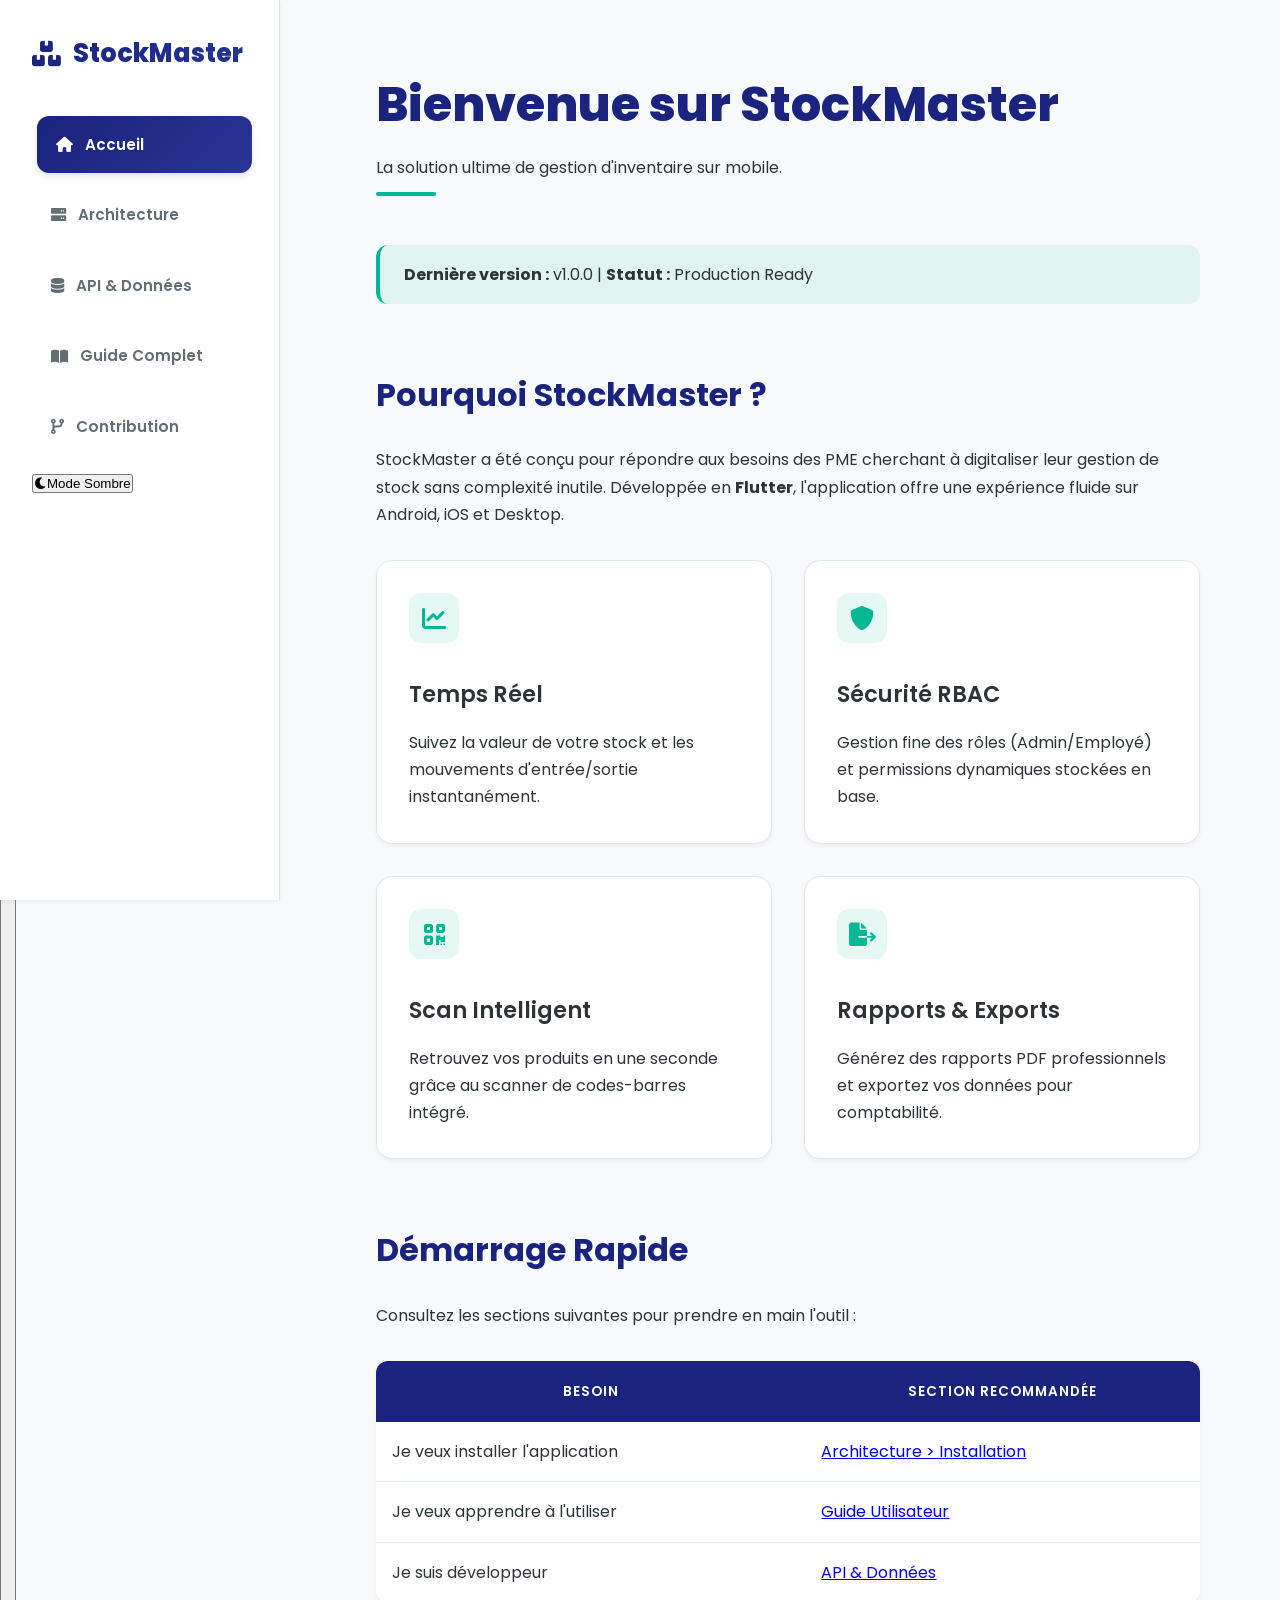
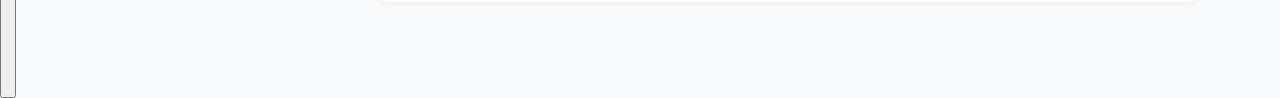
<file: stockmaster_docs/index.html>
<!DOCTYPE html>
<html lang="fr">
<head>
    <meta charset="UTF-8">
    <meta name="viewport" content="width=device-width, initial-scale=1.0">
    <title>StockMaster - Documentation Officielle</title>
    <link rel="stylesheet" href="css/style.css">
    <link rel="stylesheet" href="https://cdnjs.cloudflare.com/ajax/libs/font-awesome/6.0.0/css/all.min.css">
    <link href="https://fonts.googleapis.com/css2?family=Poppins:wght@300;400;500;600;700&family=Fira+Code&display=swap" rel="stylesheet">
</head>
<body>

    <button id="mobile-menu-btn" class="mobile-menu-btn"><i class="fas fa-bars"></i></button>

    <nav class="sidebar">
        <div class="logo"><i class="fas fa-boxes"></i> StockMaster</div>
        <ul class="nav-links">
            <li><a href="index.html" class="active"><i class="fas fa-home"></i> Accueil</a></li>
            <li><a href="architecture.html"><i class="fas fa-server"></i> Architecture</a></li>
            <li><a href="api.html"><i class="fas fa-database"></i> API & Données</a></li>
            <li><a href="guide.html"><i class="fas fa-book-open"></i> Guide Complet</a></li>
            <li><a href="contribution.html"><i class="fas fa-code-branch"></i> Contribution</a></li>
        </ul>
        <div class="theme-switch-wrapper">
            <button id="theme-toggle" class="theme-toggle"><i class="fas fa-moon"></i><span>Mode Sombre</span></button>
        </div>
    </nav>

    <main class="main-content">
        <header>
            <h1>Bienvenue sur StockMaster</h1>
            <p class="subtitle">La solution ultime de gestion d'inventaire sur mobile.</p>
        </header>

        <article>
            <section>
                <div class="alert alert-info" style="border-left-color: var(--secondary-color); background: rgba(0, 184, 148, 0.1); color: var(--text-color);">
                    <strong>Dernière version :</strong> v1.0.0 | <strong>Statut :</strong> Production Ready
                </div>

                <h2>Pourquoi StockMaster ?</h2>
                <p>
                    StockMaster a été conçu pour répondre aux besoins des PME cherchant à digitaliser leur gestion de stock sans complexité inutile.
                    Développée en <strong>Flutter</strong>, l'application offre une expérience fluide sur Android, iOS et Desktop.
                </p>

                <div class="features-grid">
                    <div class="feature-card">
                        <div class="feature-icon"><i class="fas fa-chart-line"></i></div>
                        <h3>Temps Réel</h3>
                        <p>Suivez la valeur de votre stock et les mouvements d'entrée/sortie instantanément.</p>
                    </div>
                    <div class="feature-card">
                        <div class="feature-icon"><i class="fas fa-shield-alt"></i></div>
                        <h3>Sécurité RBAC</h3>
                        <p>Gestion fine des rôles (Admin/Employé) et permissions dynamiques stockées en base.</p>
                    </div>
                    <div class="feature-card">
                        <div class="feature-icon"><i class="fas fa-qrcode"></i></div>
                        <h3>Scan Intelligent</h3>
                        <p>Retrouvez vos produits en une seconde grâce au scanner de codes-barres intégré.</p>
                    </div>
                    <div class="feature-card">
                        <div class="feature-icon"><i class="fas fa-file-export"></i></div>
                        <h3>Rapports & Exports</h3>
                        <p>Générez des rapports PDF professionnels et exportez vos données pour comptabilité.</p>
                    </div>
                </div>
            </section>

            <section>
                <h2>Démarrage Rapide</h2>
                <p>Consultez les sections suivantes pour prendre en main l'outil :</p>
                
                <table>
                    <thead>
                        <tr>
                            <th>Besoin</th>
                            <th>Section Recommandée</th>
                        </tr>
                    </thead>
                    <tbody>
                        <tr>
                            <td>Je veux installer l'application</td>
                            <td><a href="architecture.html">Architecture > Installation</a></td>
                        </tr>
                        <tr>
                            <td>Je veux apprendre à l'utiliser</td>
                            <td><a href="guide.html">Guide Utilisateur</a></td>
                        </tr>
                        <tr>
                            <td>Je suis développeur</td>
                            <td><a href="api.html">API & Données</a></td>
                        </tr>
                    </tbody>
                </table>
            </section>
        </article>
    </main>

    <script src="js/script.js"></script>
</body>
</html>
</file>
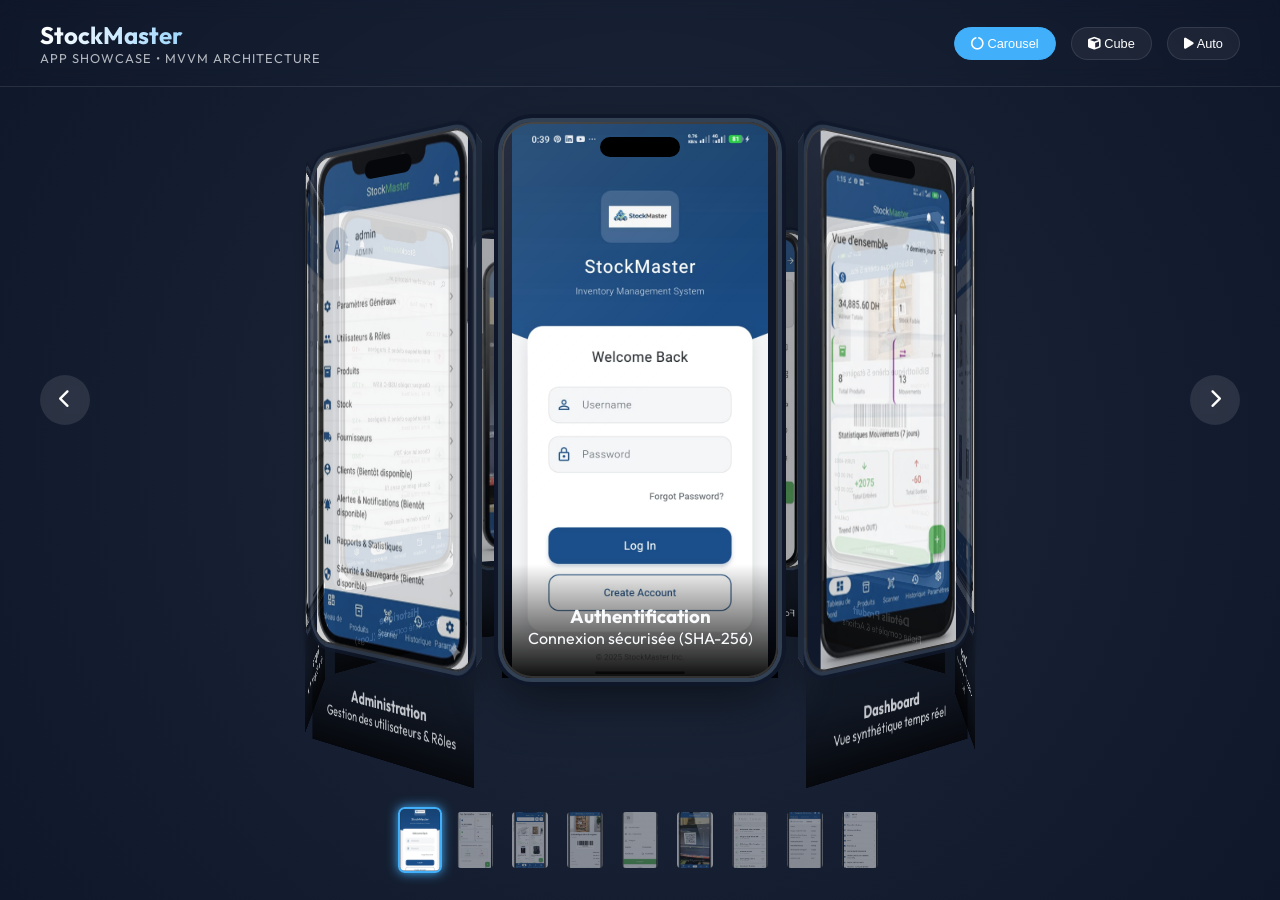
<file: stockmaster_docs/demo_3d/index.html>
<!DOCTYPE html>
<html lang="fr">
<head>
    <meta charset="UTF-8">
    <meta name="viewport" content="width=device-width, initial-scale=1.0">
    <title>StockMaster - 3D Showcase</title>
    <!-- FontAwesome -->
    <link rel="stylesheet" href="https://cdnjs.cloudflare.com/ajax/libs/font-awesome/6.4.0/css/all.min.css">
    <!-- Google Fonts -->
    <link href="https://fonts.googleapis.com/css2?family=Outfit:wght@300;400;700&display=swap" rel="stylesheet">
    <!-- Custom CSS -->
    <link rel="stylesheet" href="style.css">
</head>
<body>

    <header>
        <div class="brand">
            <h1>StockMaster</h1>
            <p>App Showcase • MVVM Architecture</p>
        </div>
        <div class="controls-top">
            <button class="btn-mode active" onclick="setMode('carousel')"><i class="fas fa-circle-notch"></i> Carousel</button>
            <button class="btn-mode" onclick="setMode('cube')"><i class="fas fa-cube"></i> Cube</button>
            <button class="btn-mode" onclick="toggleAutoRotate()"><i class="fas fa-play"></i> Auto</button>
        </div>
    </header>

    <div class="scene">
        <button class="nav-btn prev" onclick="prevSlide()"><i class="fas fa-chevron-left"></i></button>
        
        <!-- Conteneur pour la flottaison -->
        <div class="floating">
            <!-- Conteneur pour la rotation 3D -->
            <div class="carousel" id="carousel3D">
                <!-- Les items seront injectés ici par JS -->
            </div>
        </div>

        <button class="nav-btn next" onclick="nextSlide()"><i class="fas fa-chevron-right"></i></button>
    </div>

    <div class="thumbnails" id="thumbsContainer">
        <!-- Thumbnails injectées ici -->
    </div>

    <!-- Script -->
    <script src="app.js"></script>
</body>
</html>
</file>
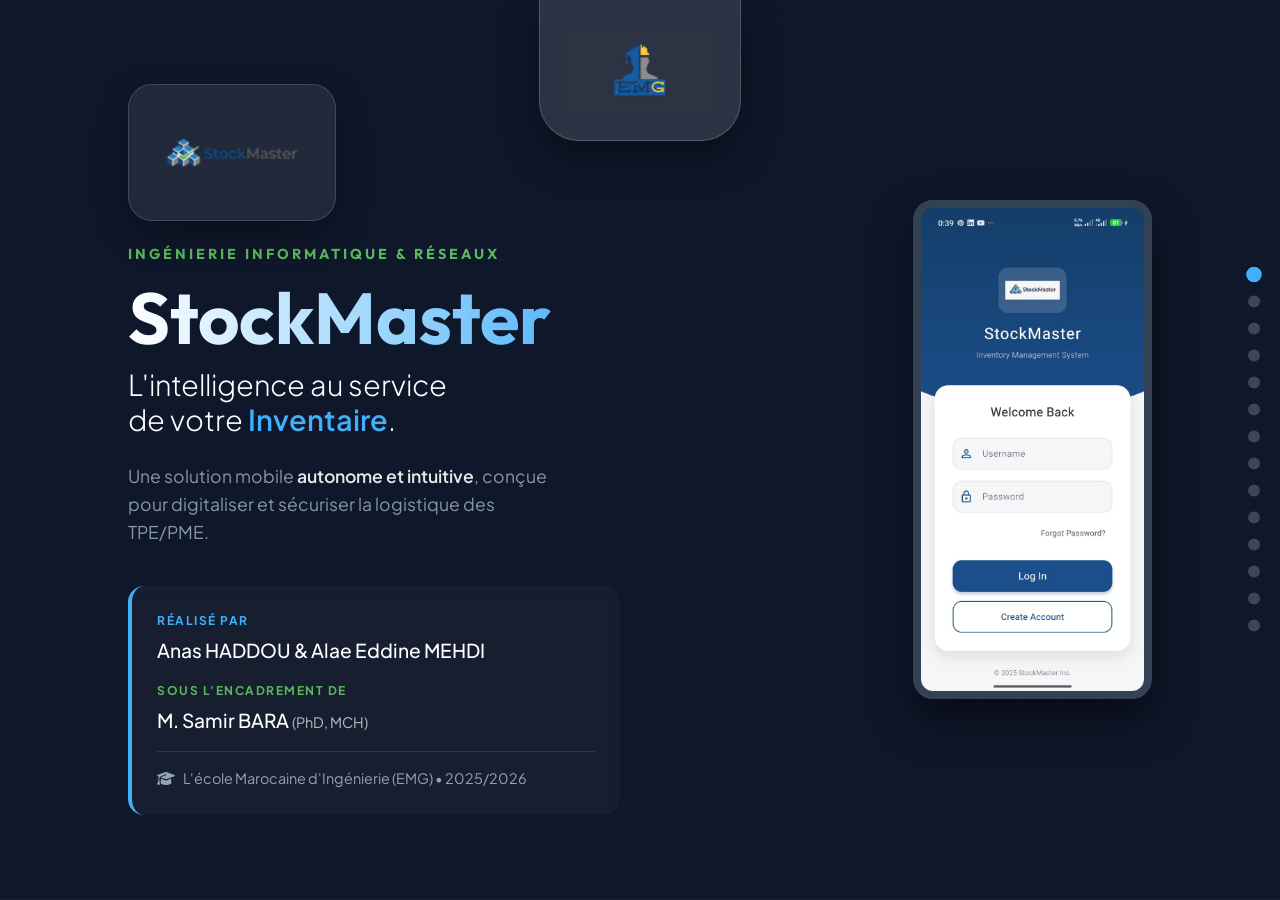
<file: stockmaster_presentation_full.html>
<!DOCTYPE html>
<html lang="fr">
<head>
    <meta charset="UTF-8">
    <meta name="viewport" content="width=device-width, initial-scale=1.0">
    <title>StockMaster - Présentation du Projet</title>
    <!-- FontAwesome -->
    <link rel="stylesheet" href="https://cdnjs.cloudflare.com/ajax/libs/font-awesome/6.4.0/css/all.min.css">
    <!-- Google Fonts -->
    <link href="https://fonts.googleapis.com/css2?family=Outfit:wght@300;400;600;800&family=Plus+Jakarta+Sans:wght@400;500;700&display=swap" rel="stylesheet">
    
    <style>
        :root {
            --bg-dark: #0f172a;       /* Slate 900 */
            --bg-card: #1e293b;       /* Slate 800 */
            --primary: #42affa;       /* Bleu clair tech */
            --brand-blue: #1B4F8B;    /* Bleu Charte */
            --brand-green: #5CB85C;   /* Vert Charte */
            --accent-red: #ef4444;    /* Rouge Alerte */
            --text-main: #f1f5f9;
            --text-muted: #94a3b8;
        }

        /* --- Reset & Base --- */
        * { margin: 0; padding: 0; box-sizing: border-box; }
        
        body {
            font-family: 'Plus Jakarta Sans', sans-serif;
            background-color: var(--bg-dark);
            color: var(--text-main);
            overflow: hidden; /* Pour gérer le scroll nous-mêmes si besoin, ou scroll-snap */
        }

        /* --- Scroll Snap Container --- */
        /* C'est ce qui permet d'avoir une "Page" par écran */
        .container {
            height: 100vh;
            overflow-y: scroll;
            scroll-snap-type: y mandatory;
            scroll-behavior: smooth;
        }

        /* --- Section (Slide) Styles --- */
        section {
            height: 100vh;
            width: 100%;
            scroll-snap-align: start;
            padding: 40px 10%;
            display: flex;
            flex-direction: column;
            justify-content: center;
            position: relative;
            border-bottom: 1px solid rgba(255,255,255,0.03);
        }

        /* Background Pattern discret */
        section::before {
            content: '';
            position: absolute;
            top: 0; left: 0; right: 0; bottom: 0;
            background-image: radial-gradient(rgba(66, 175, 250, 0.05) 1px, transparent 1px);
            background-size: 40px 40px;
            pointer-events: none;
            z-index: -1;
        }

        h1, h2, h3 { font-family: 'Outfit', sans-serif; }
        
        h1 { font-size: 3.5rem; line-height: 1.1; margin-bottom: 20px; background: linear-gradient(to right, #fff, #42affa); -webkit-background-clip: text; -webkit-text-fill-color: transparent; }
        h2 { font-size: 2.5rem; color: var(--primary); margin-bottom: 30px; position: relative; display: inline-block; }
        h2::after { content: ''; position: absolute; left: 0; bottom: -10px; width: 60px; height: 4px; background: var(--brand-green); border-radius: 2px; }
        h3 { font-size: 1.5rem; color: var(--text-main); margin-bottom: 15px; }

        p, li { font-size: 1.1rem; line-height: 1.6; color: var(--text-muted); }
        strong { color: white; font-weight: 600; }

        /* --- Animations Classes --- */
        .anim-up { opacity: 0; transform: translateY(30px); transition: all 0.8s cubic-bezier(0.25, 0.46, 0.45, 0.94); }
        .anim-left { opacity: 0; transform: translateX(-30px); transition: all 0.8s cubic-bezier(0.25, 0.46, 0.45, 0.94); }
        .anim-right { opacity: 0; transform: translateX(30px); transition: all 0.8s cubic-bezier(0.25, 0.46, 0.45, 0.94); }
        
        /* Active state for animations */
        section.active .anim-up, 
        section.active .anim-left, 
        section.active .anim-right { opacity: 1; transform: translate(0); }

        /* Delays */
        .d-100 { transition-delay: 100ms; }
        .d-200 { transition-delay: 200ms; }
        .d-300 { transition-delay: 300ms; }
        .d-400 { transition-delay: 400ms; }
        .d-500 { transition-delay: 500ms; }

        /* --- Components --- */
        
        /* Grid Layouts */
        .grid-2 { display: grid; grid-template-columns: 1fr 1fr; gap: 40px; align-items: center; }
        .grid-4 { display: grid; grid-template-columns: repeat(auto-fit, minmax(250px, 1fr)); gap: 20px; }

        /* Cards */
        .card {
            background: var(--bg-card);
            padding: 30px;
            border-radius: 16px;
            border-left: 4px solid var(--primary);
            box-shadow: 0 10px 30px rgba(0,0,0,0.2);
            transition: transform 0.3s;
        }
        .card:hover { transform: translateY(-5px); border-color: var(--brand-green); }
        .card-icon { font-size: 2rem; color: var(--primary); margin-bottom: 15px; }

        /* Lists */
        ul.check-list { list-style: none; }
        ul.check-list li { margin-bottom: 15px; display: flex; align-items: start; gap: 10px; }
        ul.check-list li::before { content: '✓'; color: var(--brand-green); font-weight: bold; }

        ul.dot-list { list-style: none; }
        ul.dot-list li { margin-bottom: 15px; position: relative; padding-left: 20px; }
        ul.dot-list li::before { content: ''; position: absolute; left: 0; top: 10px; width: 8px; height: 8px; background: var(--primary); border-radius: 50%; }

        /* Navigation Dots */
        .nav-dots {
            position: fixed;
            right: 20px;
            top: 50%;
            transform: translateY(-50%);
            display: flex;
            flex-direction: column;
            gap: 15px;
            z-index: 100;
        }
        .dot {
            width: 12px; height: 12px;
            background: rgba(255,255,255,0.2);
            border-radius: 50%;
            cursor: pointer;
            transition: 0.3s;
        }
        .dot.active { background: var(--primary); transform: scale(1.3); }

        /* Screenshots Frames */
        .phone-frame {
            border: 8px solid #334155;
            border-radius: 20px;
            overflow: hidden;
            box-shadow: 0 20px 40px rgba(0,0,0,0.5);
            max-height: 500px;
            display: block;
            margin: 0 auto;
            background: #fff; /* Pour les captures avec fond transparent si besoin */
        }

        .img-diag {
            width: 100%;
            border-radius: 12px;
            box-shadow: 0 10px 30px rgba(0,0,0,0.4);
            border: 1px solid rgba(255,255,255,0.1);
            transition: 0.4s;
            cursor: zoom-in;
            background: white;
            padding: 10px;
        }
        .img-diag:hover { transform: scale(1.02); }

        /* --- Footer (Page 11) Specific --- */
        .contact-box {
            text-align: center;
            padding: 40px;
            border: 1px solid rgba(255,255,255,0.1);
            border-radius: 20px;
            background: linear-gradient(45deg, var(--bg-card), transparent);
        }

        /* Responsive */
        @media (max-width: 900px) {
            h1 { font-size: 2.5rem; }
            h2 { font-size: 2rem; }
            .grid-2 { grid-template-columns: 1fr; }
            section { padding: 80px 5%; height: auto; min-height: 100vh; }
            .phone-frame { max-height: 300px; }
            .nav-dots { display: none; }
        }
    </style>
</head>
<body>

    <!-- Navigation Dots (JS Generated) -->
    <div class="nav-dots" id="navDots"></div>

    <div class="container" id="scrollContainer">

        <!-- Page 1: Titre & Intro -->
        <section id="page1">
            <!-- Logo de l'école centré en haut (plus grand) -->
            <div style="position: absolute; top: 0; left: 50%; transform: translateX(-50%); z-index: 10;" class="anim-up">
                <div style="background: rgba(255,255,255,0.12); padding: 20px 50px; border-radius: 0 0 40px 40px; backdrop-filter: blur(15px); border: 1px solid rgba(255,255,255,0.2); border-top: none; box-shadow: 0 15px 40px rgba(0,0,0,0.4);">
                    <img src="stockmaster_docs/logo.png" alt="EMG Logo" style="height: 100px; display: block;">
                </div>
            </div>

            <div class="grid-2">
                <div class="anim-left">
                    <!-- Conteneur pour le logo StockMaster -->
                    <div style="background: rgba(255,255,255,0.08); padding: 25px; border-radius: 24px; display: inline-block; margin-bottom: 20px; backdrop-filter: blur(12px); border: 1px solid rgba(255,255,255,0.15); box-shadow: 0 15px 35px rgba(0,0,0,0.3);">
                        <img src="assets/logo.png" alt="StockMaster Logo" style="height: 85px; display: block;">
                    </div>
                    <h3 style="color: var(--brand-green); letter-spacing: 3px; font-size: 0.9rem; text-transform: uppercase; font-weight: 700; margin-bottom: 15px;">Ingénierie Informatique & Réseaux</h3>
                    <h1 style="font-size: 4.5rem; margin-bottom: 10px; background: linear-gradient(to right, #ffffff, #42affa); -webkit-background-clip: text; -webkit-text-fill-color: transparent;">StockMaster</h1>
                    <p style="font-size: 1.8rem; font-weight: 300; color: white; margin-bottom: 25px; line-height: 1.2;">
                        L'intelligence au service <br>de votre <span style="color: var(--primary); font-weight: 600;">Inventaire</span>.
                    </p>
                    <p style="font-size: 1.1rem; opacity: 0.9; max-width: 90%; color: var(--text-muted);">
                        Une solution mobile <strong>autonome et intuitive</strong>, conçue pour digitaliser et sécuriser la logistique des TPE/PME.
                    </p>
                    
                    <div style="margin-top: 40px; background: rgba(255,255,255,0.03); padding: 25px; border-radius: 16px; border-left: 4px solid var(--primary); backdrop-filter: blur(5px);">
                        <div style="margin-bottom: 15px;">
                            <p style="font-size: 0.75rem; text-transform: uppercase; letter-spacing: 1.5px; color: var(--primary); margin-bottom: 5px; font-weight: 700;">Réalisé par</p>
                            <p style="color: white; font-size: 1.2rem; font-weight: 500;">Anas HADDOU & Alae Eddine MEHDI</p>
                        </div>
                        <div>
                            <p style="font-size: 0.75rem; text-transform: uppercase; letter-spacing: 1.5px; color: var(--brand-green); margin-bottom: 5px; font-weight: 700;">Sous l'encadrement de</p>
                            <p style="color: white; font-size: 1.2rem; font-weight: 500;">M. Samir BARA <span style="font-size: 0.9rem; opacity: 0.7; font-weight: normal;">(PhD, MCH)</span></p>
                        </div>
                        <div style="margin-top: 15px; padding-top: 15px; border-top: 1px solid rgba(255,255,255,0.1);">
                            <p style="font-size: 0.9rem; color: var(--text-muted);"><i class="fas fa-graduation-cap" style="margin-right: 8px;"></i>L'école Marocaine d'Ingénierie (EMG) • 2025/2026</p>
                        </div>
                    </div>
                </div>
                <div class="anim-right" style="display: flex; justify-content: flex-end;">
                    <img src="stockmaster_docs/login.jpeg" class="phone-frame" alt="Login Screen" style="margin: 0;">
                </div>
            </div>
        </section>

        <!-- Page 2: Contexte & Problématique -->
        <section id="page2">
            <h2 class="anim-up">Contexte & Problématique</h2>
            <div class="grid-2 anim-up d-100">
                <div class="card" style="border-left-color: var(--accent-red);">
                    <div class="card-icon" style="color: var(--accent-red);"><i class="fas fa-exclamation-triangle"></i></div>
                    <h3>Le Constat</h3>
                    <p>De nombreuses petites structures (garages, boutiques) gèrent encore leurs stocks manuellement (cahiers) ou via Excel.</p>
                    <br>
                    <ul class="dot-list">
                        <li><strong>Erreurs de saisie</strong> et perte de temps.</li>
                        <li><strong>Aucune visibilité</strong> en temps réel (ruptures non anticipées).</li>
                        <li><strong>Manque de traçabilité</strong> (qui a pris quoi ?).</li>
                    </ul>
                </div>
                <div class="card" style="border-left-color: var(--brand-green);">
                    <div class="card-icon" style="color: var(--brand-green);"><i class="fas fa-check-circle"></i></div>
                    <h3>La Solution : StockMaster</h3>
                    <p>Une application mobile <strong>autonome (offline-first)</strong> pour digitaliser et simplifier cet inventaire.</p>
                    <br>
                    <ul class="check-list">
                        <li>Fini le papier.</li>
                        <li>Données fiables et instantanées.</li>
                        <li>Utilisable partout, tout le temps.</li>
                    </ul>
                </div>
            </div>
        </section>

        <!-- Page 3: Objectifs -->
        <section id="page3">
            <h2 class="anim-up">Objectifs du Projet</h2>
            <div class="grid-4">
                <div class="card anim-up d-100">
                    <div class="card-icon"><i class="fas fa-database"></i></div>
                    <h3>Centralisation</h3>
                    <p>Une source unique de vérité pour tout le stock.</p>
                </div>
                <div class="card anim-up d-200">
                    <div class="card-icon"><i class="fas fa-mobile-alt"></i></div>
                    <h3>Mobilité</h3>
                    <p>Scanner code-barres via caméra pour une efficacité maximale.</p>
                </div>
                <div class="card anim-up d-300">
                    <div class="card-icon"><i class="fas fa-user-shield"></i></div>
                    <h3>Sécurité</h3>
                    <p>Gestion des accès via des rôles (Admin vs Employé).</p>
                </div>
                <div class="card anim-up d-400">
                    <div class="card-icon"><i class="fas fa-wifi"></i></div>
                    <h3>Autonomie</h3>
                    <p>Fonctionnement sans internet (Base de données locale).</p>
                </div>
            </div>
        </section>

        <!-- Page 4: Architecture Technique -->
        <section id="page4">
            <h2 class="anim-up">Architecture Technique</h2>
            <div class="grid-2">
                <div class="anim-left d-100">
                    <ul class="check-list">
                        <li>
                            <div>
                                <strong>Framework : Flutter</strong><br>
                                Langage Dart. Pour une application native performante et multiplateforme.
                            </div>
                        </li>
                        <li>
                            <div>
                                <strong>Architecture : MVVM</strong><br>
                                Séparation claire : Model - View - ViewModel. Code maintenable.
                            </div>
                        </li>
                        <li>
                            <div>
                                <strong>Gestion d'état : Provider</strong><br>
                                Recommandé par Google pour sa simplicité et efficacité.
                            </div>
                        </li>
                    </ul>
                </div>
                <div class="anim-right d-200">
                    <div class="card">
                        <h3>Stockage & Sécurité</h3>
                        <ul class="dot-list">
                            <li><strong>Persistance :</strong> SQLite (via sqflite). Stockage local structuré.</li>
                            <li><strong>Sécurité :</strong> Hachage SHA-256 pour les mots de passe.</li>
                        </ul>
                        <div style="display: flex; gap: 20px; font-size: 3rem; margin-top: 20px; opacity: 0.8;">
                            <i class="fab fa-flutter" style="color: #42affa;"></i>
                            <i class="fas fa-layer-group" style="color: #FFA000;"></i>
                            <i class="fas fa-database" style="color: #ddd;"></i>
                        </div>
                    </div>
                </div>
            </div>
        </section>

        <!-- Page 5: Modélisation des Données -->
        <section id="page5">
            <h2 class="anim-up">Modélisation des Données (UML)</h2>
            <div class="grid-2">
                <div class="anim-left d-100">
                    <p>Base de données relationnelle normalisée.</p>
                    <br>
                    <div class="card" style="padding: 15px;">
                        <h4 style="color: var(--primary);">👤 User</h4>
                        <p style="font-size: 0.85rem;">Gestion des utilisateurs, mots de passe hashés et rôles.</p>
                    </div>
                    <div class="card" style="padding: 15px; margin-top: 10px;">
                        <h4 style="color: var(--brand-green);">📦 Product</h4>
                        <p style="font-size: 0.85rem;">Le catalogue : SKU, Prix, Quantité, Catégorie.</p>
                    </div>
                    <div class="card" style="padding: 15px; margin-top: 10px;">
                        <h4 style="color: orange;">🔄 StockMovement</h4>
                        <p style="font-size: 0.85rem;">Historique de traçabilité (Entrées / Sorties).</p>
                    </div>
                </div>
                <div class="anim-right d-200" style="display:flex; justify-content:center; align-items:center;">
                    <img src="diagClass.png" class="img-diag" alt="Diagramme de Classes StockMaster">
                </div>
            </div>
        </section>

        <!-- Page 6: Fonctionnalités Clés - Gestion & Sécurité -->
        <section id="page6">
            <h2 class="anim-up">Gestion & Sécurité (RBAC)</h2>
            <div class="grid-2">
                <div class="anim-left d-100">
                    <div class="card">
                        <h3><i class="fas fa-user-shield"></i> Admin</h3>
                        <p>Accès total aux configurations avancées.</p>
                        <ul class="dot-list" style="margin-top: 10px;">
                            <li>Gestion des utilisateurs et rôles.</li>
                            <li>Configuration des catégories.</li>
                            <li>Visualisation des marges financières.</li>
                        </ul>
                    </div>
                    <div class="card" style="margin-top: 20px;">
                        <h3><i class="fas fa-user-tag"></i> Employé</h3>
                        <p>Interface épurée.</p>
                        <ul class="dot-list" style="margin-top: 10px;">
                            <li>Accès restreint aux mouvements.</li>
                            <li>Pas de suppression définitive.</li>
                            <li>Impossible de modifier les paramètres critiques.</li>
                        </ul>
                    </div>
                </div>
                <div class="anim-right d-200">
                    <div style="text-align: center;">
                        <img src="stockmaster_docs/admin_setting.png" class="phone-frame" alt="Paramètres Admin">
                        <p style="margin-top: 10px; font-size: 0.9rem;">Vue Administrateur : Gestion complète</p>
                    </div>
                </div>
            </div>
        </section>

        <!-- Page 7: Le Cœur de l'App (Dashboard) -->
        <section id="page7">
            <h2 class="anim-up">Tableau de Bord (Dashboard)</h2>
            <div class="grid-2">
                <div class="anim-left d-100">
                    <p>Centre de contrôle de l'application offrant une vue synthétique en temps réel.</p>
                    <br>
                    <ul class="check-list">
                        <li>
                            <strong>Indicateurs Financiers :</strong><br>
                            Valeur totale du stock et top ventes.
                        </li>
                        <li>
                            <strong>Alertes Visuelles :</strong><br>
                            Identification immédiate des ruptures et stocks faibles.
                        </li>
                        <li>
                            <strong>Graphiques :</strong><br>
                            Tendances des Entrées vs Sorties.
                        </li>
                    </ul>
                </div>
                <div class="anim-right d-200">
                    <img src="stockmaster_docs/Tableau_de_bord.png" class="phone-frame" style="border-color: var(--primary);" alt="Tableau de Bord StockMaster"> 
                </div>
            </div>
        </section>

        <!-- Page 8: Catalogue & Gestion (Nouveau) -->
        <section id="page8">
            <h2 class="anim-up">Catalogue & Gestion Produits</h2>
            <div class="grid-2">
                <div class="anim-left d-100" style="display: flex; gap: 20px; justify-content: center;">
                    <img src="stockmaster_docs/products_list.png" class="phone-frame" style="height: 450px;" alt="Liste Produits">
                    <img src="stockmaster_docs/add_product.png" class="phone-frame" style="height: 450px; margin-top: 40px;" alt="Ajout Produit">
                </div>
                <div class="anim-right d-200">
                    <h3>Catalogue Interactif</h3>
                    <p>Chaque carte produit affiche l'image, le SKU et le stock actuel avec un <strong>code couleur</strong> (Vert/Orange/Rouge) selon la disponibilité.</p>
                    <br>
                    <h3>Formulaires Intelligents</h3>
                    <p>Interface de saisie complète avec validations :</p>
                    <ul class="dot-list">
                        <li>Ajout de photo (Galerie/Caméra).</li>
                        <li>Calcul automatique des marges.</li>
                        <li>Génération de SKU.</li>
                    </ul>
                </div>
            </div>
        </section>

        <!-- Page 9: Scanner & Historique (Nouveau) -->
        <section id="page9">
            <h2 class="anim-up">Traçabilité & Scanner</h2>
            <div class="grid-2">
                <div class="anim-left d-100">
                    <div class="card">
                        <h3><i class="fas fa-qrcode"></i> Scanner Mobile</h3>
                        <p>Utilise la caméra pour scanner EAN/QR Codes et rediriger automatiquement vers la fiche produit.</p>
                    </div>
                    <div class="card" style="margin-top: 20px; border-left-color: orange;">
                        <h3><i class="fas fa-history"></i> Historique (Logs)</h3>
                        <p>Journal d'audit complet listant chronologiquement :</p>
                        <ul class="dot-list">
                            <li>Qui (Utilisateur)</li>
                            <li>Quoi (Produit & Quantité)</li>
                            <li>Quand (Date exacte)</li>
                        </ul>
                    </div>
                </div>
                <div class="anim-right d-200" style="display: flex; gap: 20px; justify-content: center;">
                    <img src="stockmaster_docs/codescanner.png" class="phone-frame" style="height: 450px;" alt="Scanner">
                    <img src="stockmaster_docs/transactions_history.png" class="phone-frame" style="height: 450px; margin-top: 40px;" alt="Historique">
                </div>
            </div>
        </section>

        <!-- Page 10: Rapports & UI (Nouveau) -->
        <section id="page10">
            <h2 class="anim-up">Rapports & Expérience Utilisateur</h2>
            <div class="grid-2">
                <div class="anim-left d-100" style="display: flex; gap: 20px; align-items: flex-start;">
                    <img src="stockmaster_docs/rapport&stistics.png" class="phone-frame" style="height: 400px;" alt="Rapports">
                    <img src="stockmaster_docs/prodcut_details.png" class="phone-frame" style="height: 400px; margin-top: 40px; border-color: var(--brand-green);" alt="Détail Produit">
                </div>
                <div class="anim-right d-200">
                    <h3>📊 Outil d'aide à la décision</h3>
                    <p>Génération de tableaux analytiques (Top Ventes, Pertes) avec <strong>export PDF & CSV</strong>.</p>
                    <br>
                    <h3>✨ UX/UI Soignée</h3>
                    <p>Une attention particulière portée au design :</p>
                    <ul class="check-list">
                        <li><strong>Fiche Produit Élégante :</strong> Visibilité totale sur les métadonnées.</li>
                        <li><strong>Mode Sombre :</strong> Confort visuel maximal.</li>
                        <li><strong>Navigation Fluide :</strong> Transitions douces entre les écrans.</li>
                    </ul>
                </div>
            </div>
        </section>

        <!-- Page 11: Défis Techniques (Décalé) -->
        <section id="page11">
            <h2 class="anim-up">Défis Techniques & Solutions</h2>
            <div class="grid-2">
                <div class="anim-left d-100">
                    <div class="card">
                        <h3>Charte Graphique</h3>
                        <div style="display: flex; gap: 15px; margin-top: 15px;">
                            <div style="width: 50px; height: 50px; background: #1B4F8B; border-radius: 8px;"></div>
                            <div><strong>Bleu</strong><br>Confiance</div>
                        </div>
                        <div style="display: flex; gap: 15px; margin-top: 10px;">
                            <div style="width: 50px; height: 50px; background: #5CB85C; border-radius: 8px;"></div>
                            <div><strong>Vert</strong><br>Positif / Entrée</div>
                        </div>
                        <div style="display: flex; gap: 15px; margin-top: 10px;">
                            <div style="width: 50px; height: 50px; background: #ef4444; border-radius: 8px;"></div>
                            <div><strong>Rouge</strong><br>Alerte / Sortie</div>
                        </div>
                    </div>
                </div>
                <div class="anim-right d-200">
                    <h3 style="color: var(--text-main);">🌙 Mode Sombre (Dark Mode)</h3>
                    <p>Implémenté pour le confort visuel, géré dynamiquement via <code>ThemeViewModel</code>.</p>
                    <br>
                    <h3 style="color: var(--text-main);">👌 Ergonomie</h3>
                    <p>Interface épurée adaptée aux utilisateurs non techniques. Pas de menus complexes.</p>
                </div>
            </div>
        </section>

        <!-- Page 12: Défis Techniques -->
        <section id="page12">
            <h2 class="anim-up">Défis Techniques & Solutions</h2>
            <div class="grid-2">
                <div class="card anim-left d-100">
                    <div style="color: orange; font-size: 2rem; margin-bottom: 10px;"><i class="fas fa-file-csv"></i></div>
                    <h3>Challenge 1 : Import CSV</h3>
                    <p><strong style="color: #ef4444;">Problème :</strong> Gérer les différents encodages et séparateurs (point-virgule vs virgule).</p>
                    <hr style="border: 0; border-top: 1px dashed rgba(255,255,255,0.2); margin: 15px 0;">
                    <p><strong style="color: var(--brand-green);">Solution :</strong> Création d'un <code>ImportService</code> robuste avec détection d'erreurs ligne par ligne.</p>
                </div>
                <div class="card anim-right d-200">
                    <div style="color: var(--primary); font-size: 2rem; margin-bottom: 10px;"><i class="fas fa-id-card-alt"></i></div>
                    <h3>Challenge 2 : Permissions (RBAC)</h3>
                    <p><strong style="color: #ef4444;">Problème :</strong> Adapter l'UI selon le rôle connecté sans dupliquer le code.</p>
                    <hr style="border: 0; border-top: 1px dashed rgba(255,255,255,0.2); margin: 15px 0;">
                    <p><strong style="color: var(--brand-green);">Solution :</strong> Directives conditionnelles dans les Vues basées sur <code>viewModel.isAdmin</code>.</p>
                </div>
            </div>
        </section>

        <!-- Page 13: Bilan & Perspectives -->
        <section id="page13">
            <h2 class="anim-up">Bilan & Perspectives (V2)</h2>
            <div class="grid-2">
                <div class="anim-left d-100">
                    <h3>Bilan V1</h3>
                    <p>Application <strong>fonctionnelle, stable</strong>, répondant au cahier des charges (Gestion autonome et locale).</p>
                    <br>
                    <p style="color: orange;">⚠️ Limite actuelle : Pas de synchronisation multi-appareils (BDD locale).</p>
                </div>
                <div class="anim-right d-200">
                    <div class="card">
                        <h3>🚀 Roadmap V2</h3>
                        <ul class="check-list" style="margin-top: 20px;">
                            <li><strong>Synchronisation Cloud</strong> (Firebase ou API REST).</li>
                            <li><strong>Version Web</strong> pour l'administration PC.</li>
                            <li><strong>Notifications Push</strong> pour les alertes critiques.</li>
                        </ul>
                    </div>
                </div>
            </div>
        </section>

        <!-- Page 14: Conclusion -->
        <section id="page14" style="text-align: center;">
            <div class="anim-up">
                <i class="fas fa-check-circle" style="font-size: 4rem; color: var(--brand-green); margin-bottom: 20px;"></i>
                <h1>Conclusion</h1>
                <p style="font-size: 1.5rem; max-width: 800px; margin: 0 auto;">StockMaster est une solution concrète à un problème réel.</p>
                <br>
                <p>Ce projet a permis de monter en compétence sur l'architecture logicielle (MVVM) et le cycle de vie d'une application mobile.</p>
                
                <div class="contact-box anim-up d-200" style="margin-top: 50px; display: inline-block;">
                    <h3>Merci de votre attention !</h3>
                    <p>Place à la démonstration & Questions-Réponses.</p>
                </div>
            </div>
        </section>

    </div>

    <!-- JavaScript interactions -->
    <script>
        // Génération des points de navigation
        const sections = document.querySelectorAll('section');
        const dotsContainer = document.getElementById('navDots');
        const container = document.getElementById('scrollContainer');

        sections.forEach((sec, index) => {
            const dot = document.createElement('div');
            dot.classList.add('dot');
            if (index === 0) dot.classList.add('active');
            dot.addEventListener('click', () => {
                sec.scrollIntoView({ behavior: 'smooth' });
            });
            dotsContainer.appendChild(dot);
        });

        const dots = document.querySelectorAll('.dot');

        // Observer pour gérer l'état Actif et les animations
        const observer = new IntersectionObserver((entries) => {
            entries.forEach(entry => {
                if (entry.isIntersecting) {
                    // Active la section (lance les anims CSS)
                    entry.target.classList.add('active');
                    
                    // Met à jour les dots
                    const id = entry.target.getAttribute('id');
                    const index = Array.from(sections).findIndex(s => s.getAttribute('id') === id);
                    dots.forEach(d => d.classList.remove('active'));
                    if(dots[index]) dots[index].classList.add('active');
                }
            });
        }, { threshold: 0.5 });

        sections.forEach(sec => observer.observe(sec));

        // Navigation Clavier
        document.addEventListener('keydown', (e) => {
            const currentSection = document.querySelector('section.active') || sections[0];
            const currentIndex = Array.from(sections).indexOf(currentSection);

            if (e.key === 'ArrowDown' || e.key === 'ArrowRight') {
                if (currentIndex < sections.length - 1) {
                    sections[currentIndex + 1].scrollIntoView({ behavior: 'smooth' });
                }
            } else if (e.key === 'ArrowUp' || e.key === 'ArrowLeft') {
                if (currentIndex > 0) {
                    sections[currentIndex - 1].scrollIntoView({ behavior: 'smooth' });
                }
            }
        });
    </script>
</body>
</html>
</file>
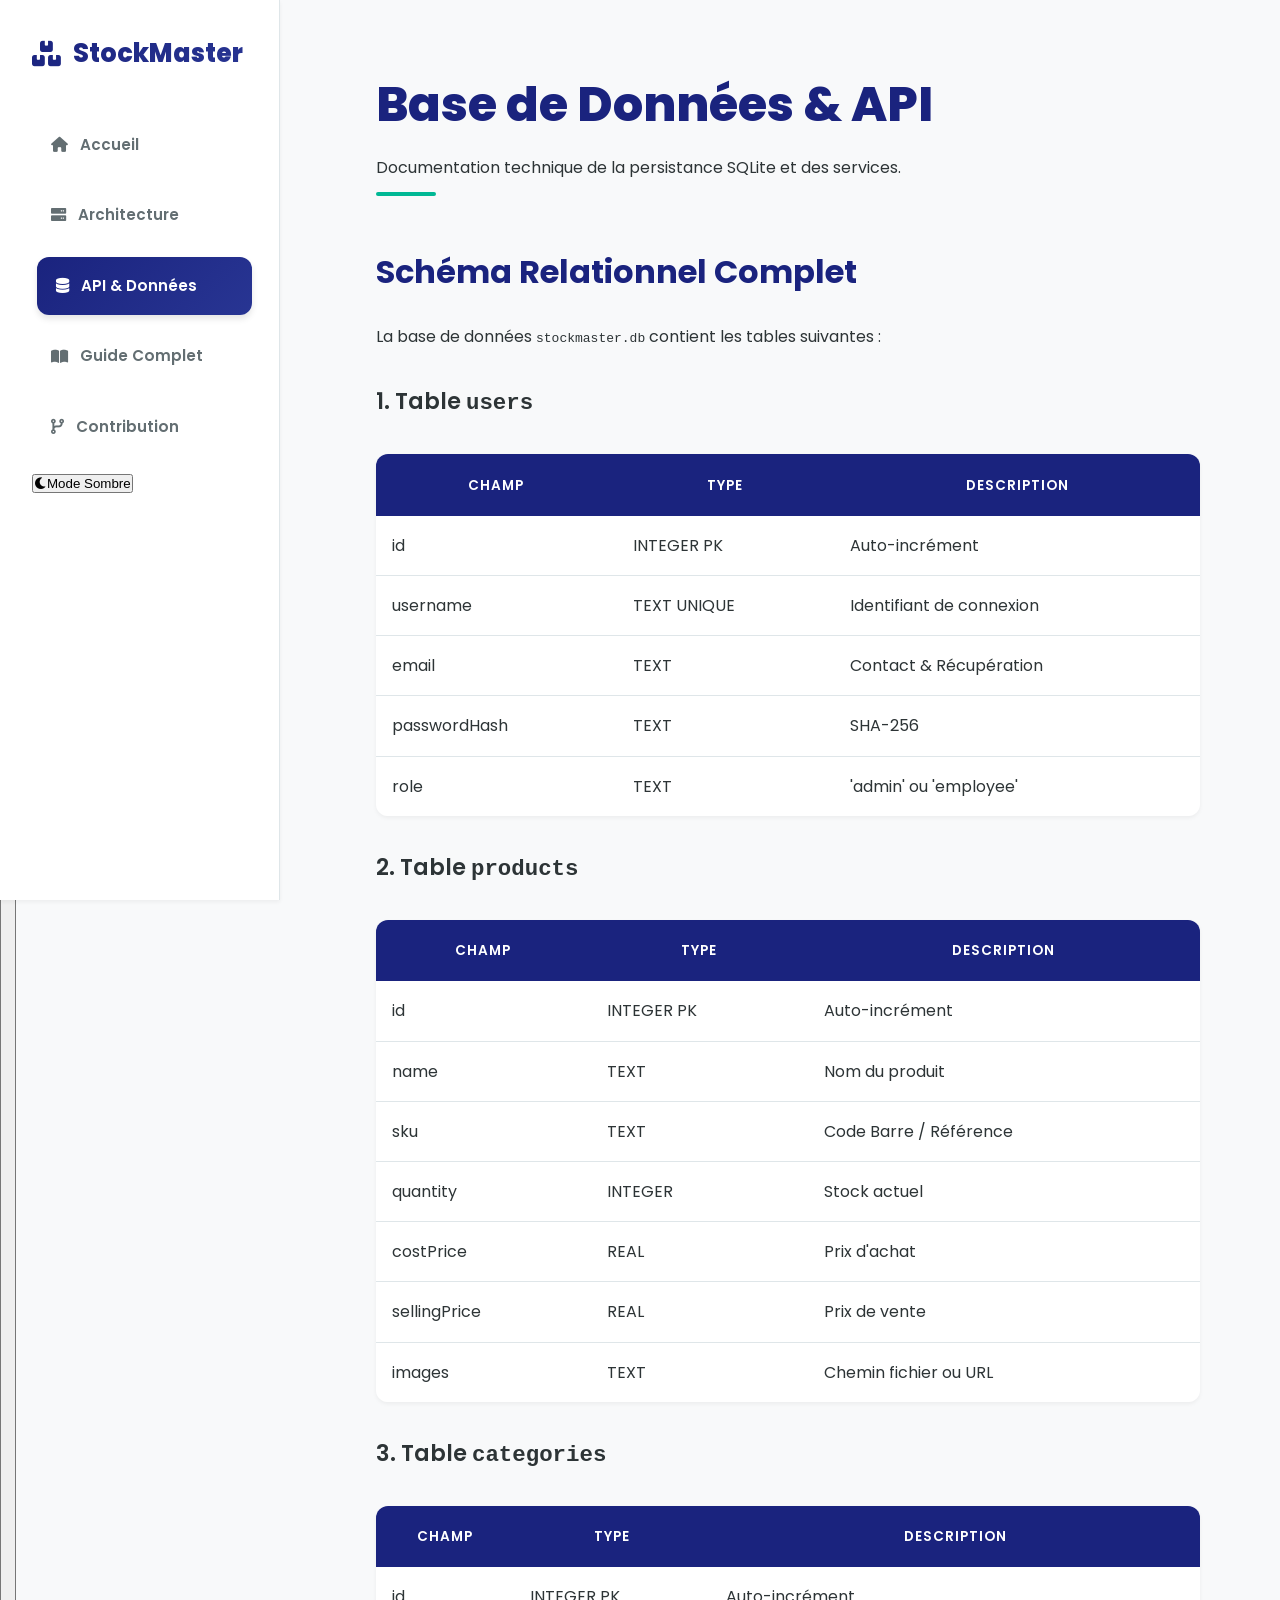
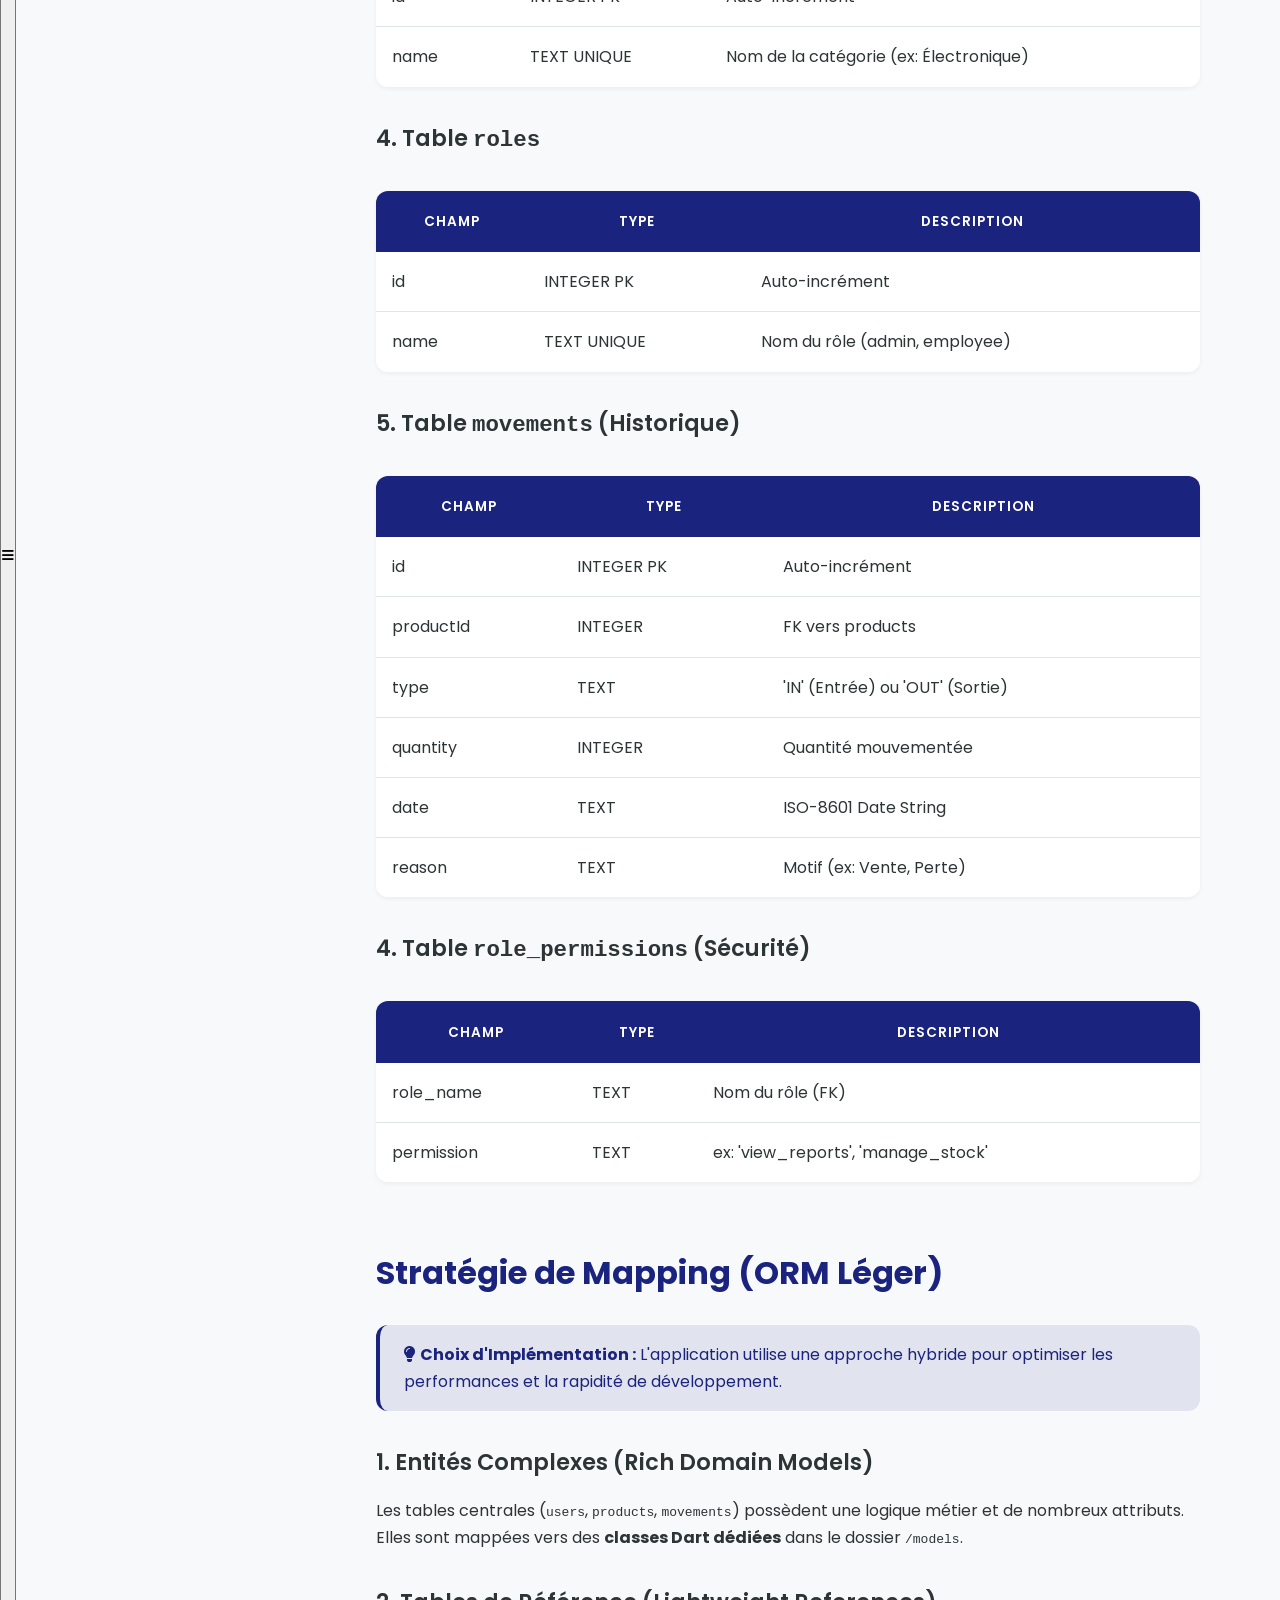
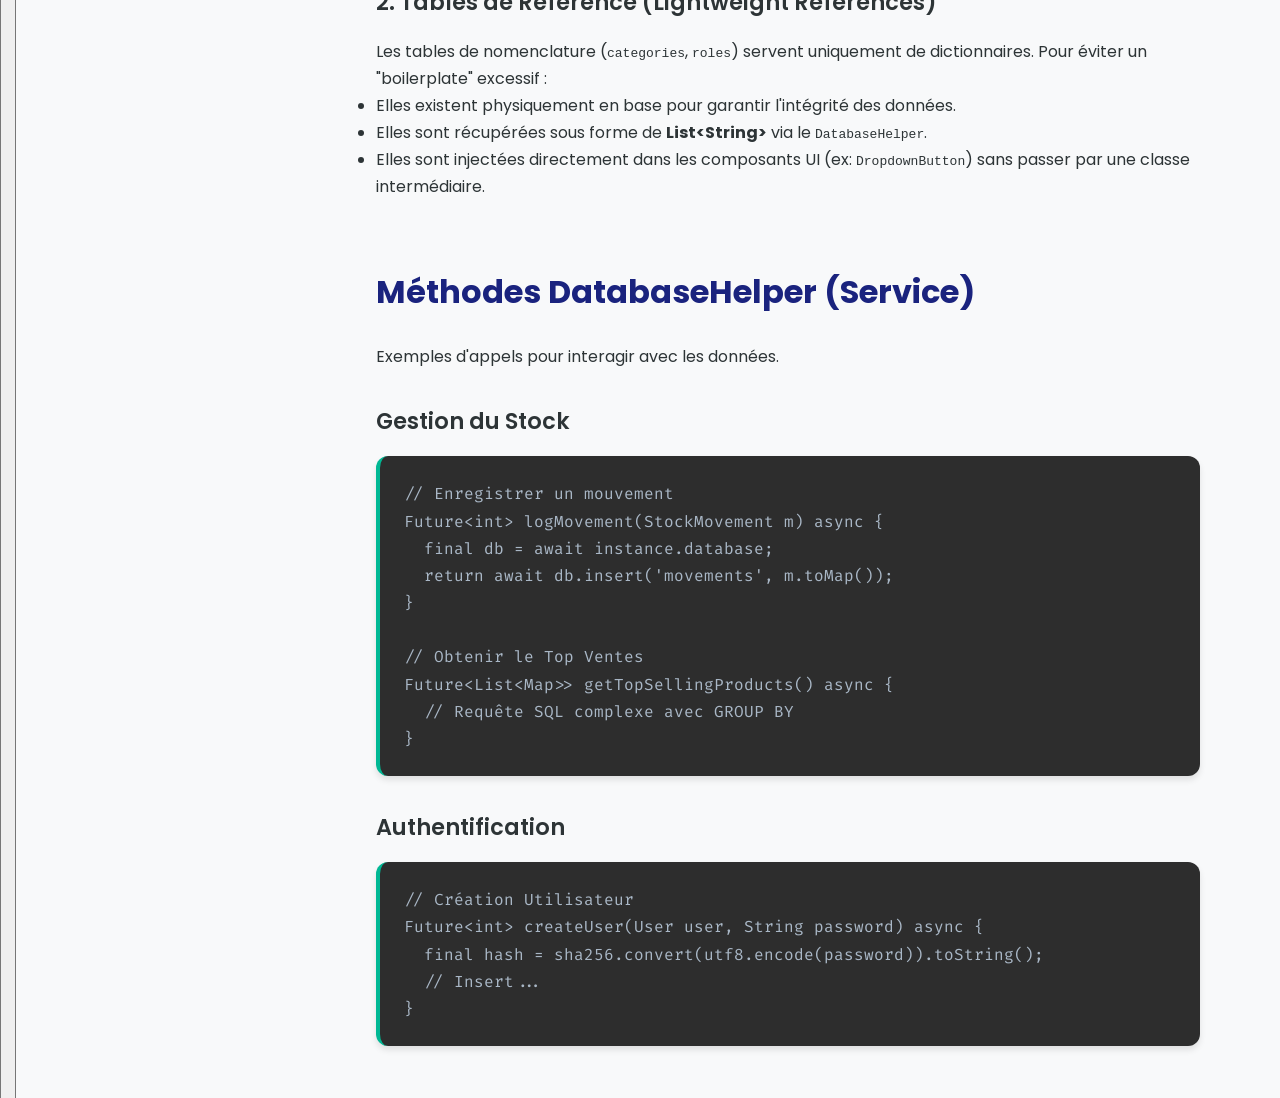
<file: stockmaster_docs/api.html>
<!DOCTYPE html>
<html lang="fr">
<head>
    <meta charset="UTF-8">
    <meta name="viewport" content="width=device-width, initial-scale=1.0">
    <title>API & Schéma - StockMaster Docs</title>
    <link rel="stylesheet" href="css/style.css">
    <link rel="stylesheet" href="https://cdnjs.cloudflare.com/ajax/libs/font-awesome/6.0.0/css/all.min.css">
    <link href="https://fonts.googleapis.com/css2?family=Poppins:wght@300;400;500;600;700&family=Fira+Code&display=swap" rel="stylesheet">
</head>
<body>

    <button id="mobile-menu-btn" class="mobile-menu-btn"><i class="fas fa-bars"></i></button>

    <nav class="sidebar">
        <div class="logo"><i class="fas fa-boxes"></i> StockMaster</div>
        <ul class="nav-links">
            <li><a href="index.html"><i class="fas fa-home"></i> Accueil</a></li>
            <li><a href="architecture.html"><i class="fas fa-server"></i> Architecture</a></li>
            <li><a href="api.html" class="active"><i class="fas fa-database"></i> API & Données</a></li>
            <li><a href="guide.html"><i class="fas fa-book-open"></i> Guide Complet</a></li>
            <li><a href="contribution.html"><i class="fas fa-code-branch"></i> Contribution</a></li>
        </ul>
        <div class="theme-switch-wrapper">
            <button id="theme-toggle" class="theme-toggle"><i class="fas fa-moon"></i><span>Mode Sombre</span></button>
        </div>
    </nav>

    <main class="main-content">
        <header>
            <h1>Base de Données & API</h1>
            <p class="subtitle">Documentation technique de la persistance SQLite et des services.</p>
        </header>

        <article>
            <section>
                <h2>Schéma Relationnel Complet</h2>
                <p>La base de données <code>stockmaster.db</code> contient les tables suivantes :</p>

                <h3>1. Table <code>users</code></h3>
                <table>
                    <thead><tr><th>Champ</th><th>Type</th><th>Description</th></tr></thead>
                    <tbody>
                        <tr><td>id</td><td>INTEGER PK</td><td>Auto-incrément</td></tr>
                        <tr><td>username</td><td>TEXT UNIQUE</td><td>Identifiant de connexion</td></tr>
                        <tr><td>email</td><td>TEXT</td><td>Contact & Récupération</td></tr>
                        <tr><td>passwordHash</td><td>TEXT</td><td>SHA-256</td></tr>
                        <tr><td>role</td><td>TEXT</td><td>'admin' ou 'employee'</td></tr>
                    </tbody>
                </table>

                <h3>2. Table <code>products</code></h3>
                <table>
                    <thead><tr><th>Champ</th><th>Type</th><th>Description</th></tr></thead>
                    <tbody>
                        <tr><td>id</td><td>INTEGER PK</td><td>Auto-incrément</td></tr>
                        <tr><td>name</td><td>TEXT</td><td>Nom du produit</td></tr>
                        <tr><td>sku</td><td>TEXT</td><td>Code Barre / Référence</td></tr>
                        <tr><td>quantity</td><td>INTEGER</td><td>Stock actuel</td></tr>
                        <tr><td>costPrice</td><td>REAL</td><td>Prix d'achat</td></tr>
                        <tr><td>sellingPrice</td><td>REAL</td><td>Prix de vente</td></tr>
                        <tr><td>images</td><td>TEXT</td><td>Chemin fichier ou URL</td></tr>
                    </tbody>
                </table>

                <h3>3. Table <code>categories</code></h3>
                <table>
                    <thead><tr><th>Champ</th><th>Type</th><th>Description</th></tr></thead>
                    <tbody>
                        <tr><td>id</td><td>INTEGER PK</td><td>Auto-incrément</td></tr>
                        <tr><td>name</td><td>TEXT UNIQUE</td><td>Nom de la catégorie (ex: Électronique)</td></tr>
                    </tbody>
                </table>

                <h3>4. Table <code>roles</code></h3>
                <table>
                    <thead><tr><th>Champ</th><th>Type</th><th>Description</th></tr></thead>
                    <tbody>
                        <tr><td>id</td><td>INTEGER PK</td><td>Auto-incrément</td></tr>
                        <tr><td>name</td><td>TEXT UNIQUE</td><td>Nom du rôle (admin, employee)</td></tr>
                    </tbody>
                </table>

                <h3>5. Table <code>movements</code> (Historique)</h3>
                <table>
                    <thead><tr><th>Champ</th><th>Type</th><th>Description</th></tr></thead>
                    <tbody>
                        <tr><td>id</td><td>INTEGER PK</td><td>Auto-incrément</td></tr>
                        <tr><td>productId</td><td>INTEGER</td><td>FK vers products</td></tr>
                        <tr><td>type</td><td>TEXT</td><td>'IN' (Entrée) ou 'OUT' (Sortie)</td></tr>
                        <tr><td>quantity</td><td>INTEGER</td><td>Quantité mouvementée</td></tr>
                        <tr><td>date</td><td>TEXT</td><td>ISO-8601 Date String</td></tr>
                        <tr><td>reason</td><td>TEXT</td><td>Motif (ex: Vente, Perte)</td></tr>
                    </tbody>
                </table>

                <h3>4. Table <code>role_permissions</code> (Sécurité)</h3>
                <table>
                    <thead><tr><th>Champ</th><th>Type</th><th>Description</th></tr></thead>
                    <tbody>
                        <tr><td>role_name</td><td>TEXT</td><td>Nom du rôle (FK)</td></tr>
                        <tr><td>permission</td><td>TEXT</td><td>ex: 'view_reports', 'manage_stock'</td></tr>
                    </tbody>
                </table>
            </section>

            <section>
                <h2>Stratégie de Mapping (ORM Léger)</h2>
                <div class="alert alert-info">
                    <i class="fas fa-lightbulb"></i> <strong>Choix d'Implémentation :</strong>
                    L'application utilise une approche hybride pour optimiser les performances et la rapidité de développement.
                </div>
                
                <h3>1. Entités Complexes (Rich Domain Models)</h3>
                <p>Les tables centrales (<code>users</code>, <code>products</code>, <code>movements</code>) possèdent une logique métier et de nombreux attributs. Elles sont mappées vers des <strong>classes Dart dédiées</strong> dans le dossier <code>/models</code>.</p>

                <h3>2. Tables de Référence (Lightweight References)</h3>
                <p>Les tables de nomenclature (<code>categories</code>, <code>roles</code>) servent uniquement de dictionnaires. Pour éviter un "boilerplate" excessif :</p>
                <ul>
                    <li>Elles existent physiquement en base pour garantir l'intégrité des données.</li>
                    <li>Elles sont récupérées sous forme de <strong>List&lt;String&gt;</strong> via le <code>DatabaseHelper</code>.</li>
                    <li>Elles sont injectées directement dans les composants UI (ex: <code>DropdownButton</code>) sans passer par une classe intermédiaire.</li>
                </ul>
            </section>

            <section>
                <h2>Méthodes DatabaseHelper (Service)</h2>
                <p>Exemples d'appels pour interagir avec les données.</p>

                <h3>Gestion du Stock</h3>
                <pre>
// Enregistrer un mouvement
Future&lt;int&gt; logMovement(StockMovement m) async {
  final db = await instance.database;
  return await db.insert('movements', m.toMap());
}

// Obtenir le Top Ventes
Future&lt;List&lt;Map&gt;&gt; getTopSellingProducts() async {
  // Requête SQL complexe avec GROUP BY
}</pre>

                <h3>Authentification</h3>
                <pre>
// Création Utilisateur
Future&lt;int&gt; createUser(User user, String password) async {
  final hash = sha256.convert(utf8.encode(password)).toString();
  // Insert...
}</pre>
            </section>
        </article>
    </main>

    <script src="js/script.js"></script>
</body>
</html>
</file>
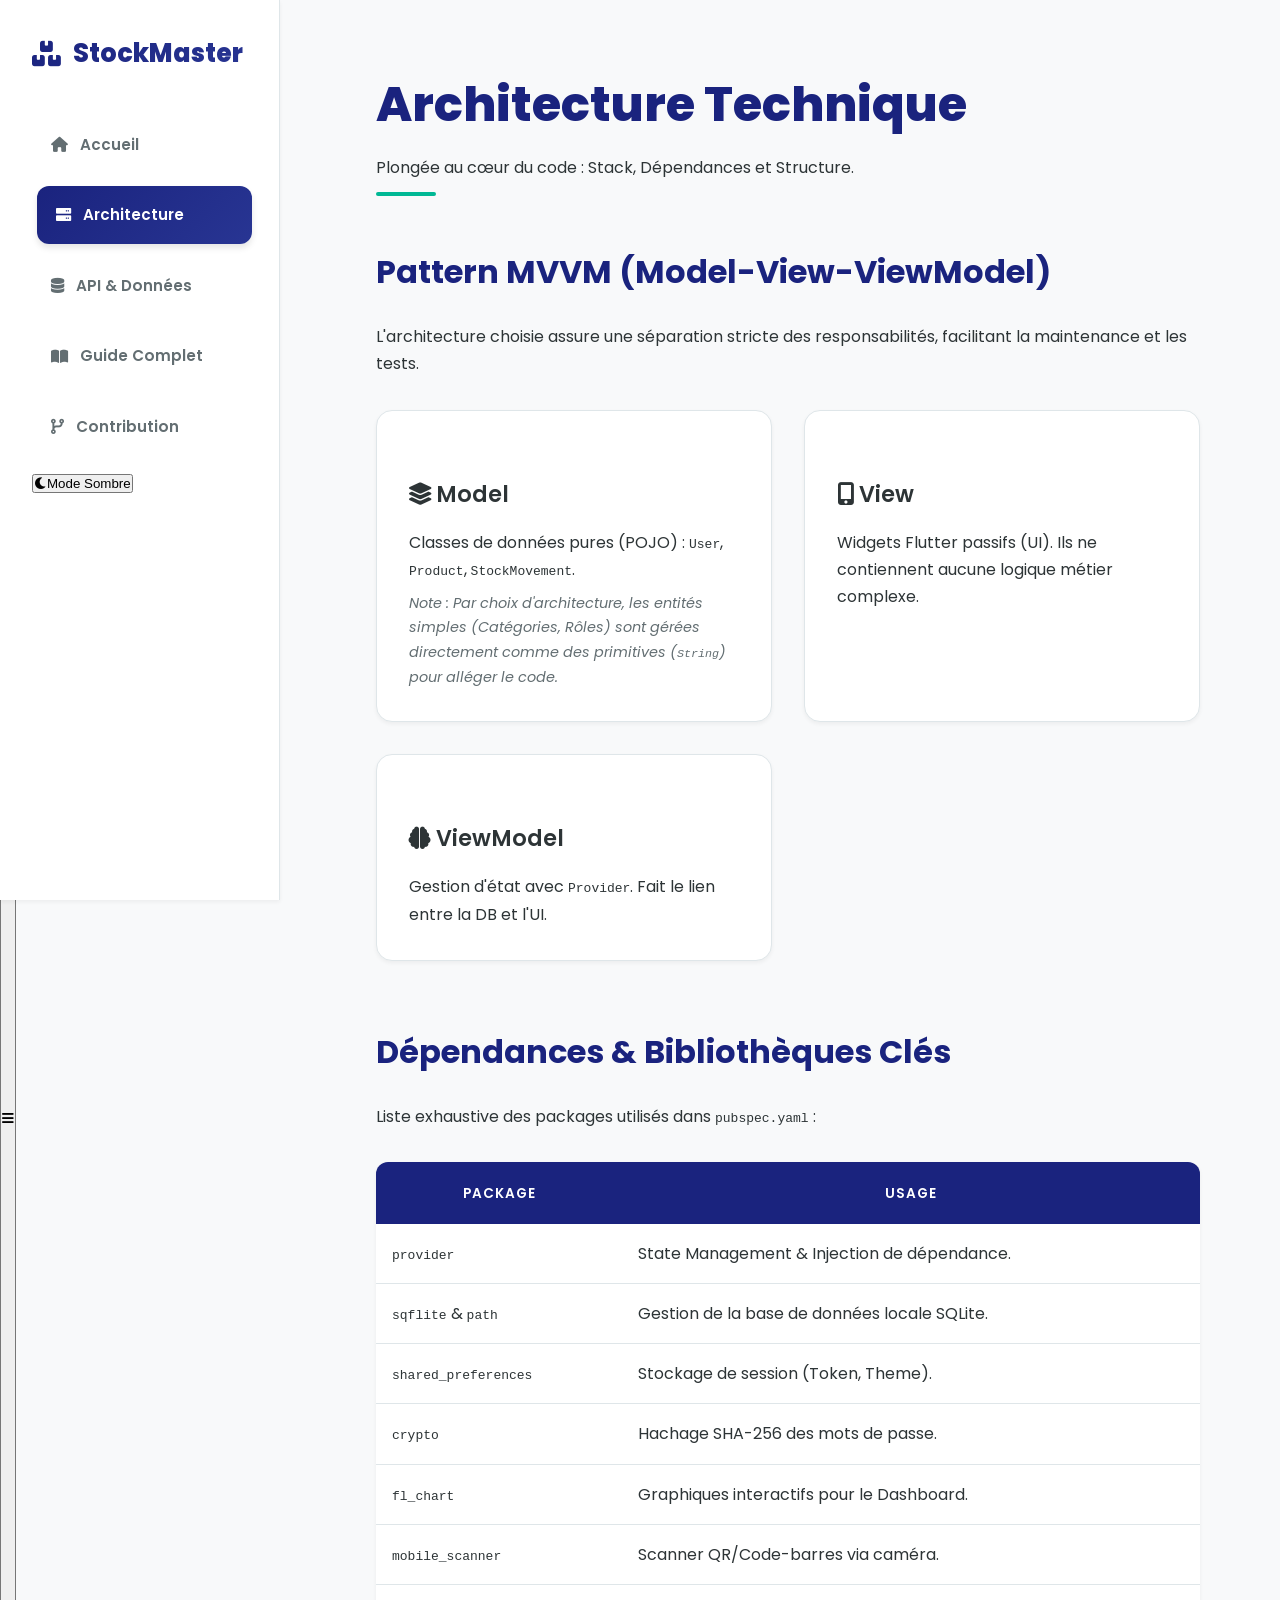
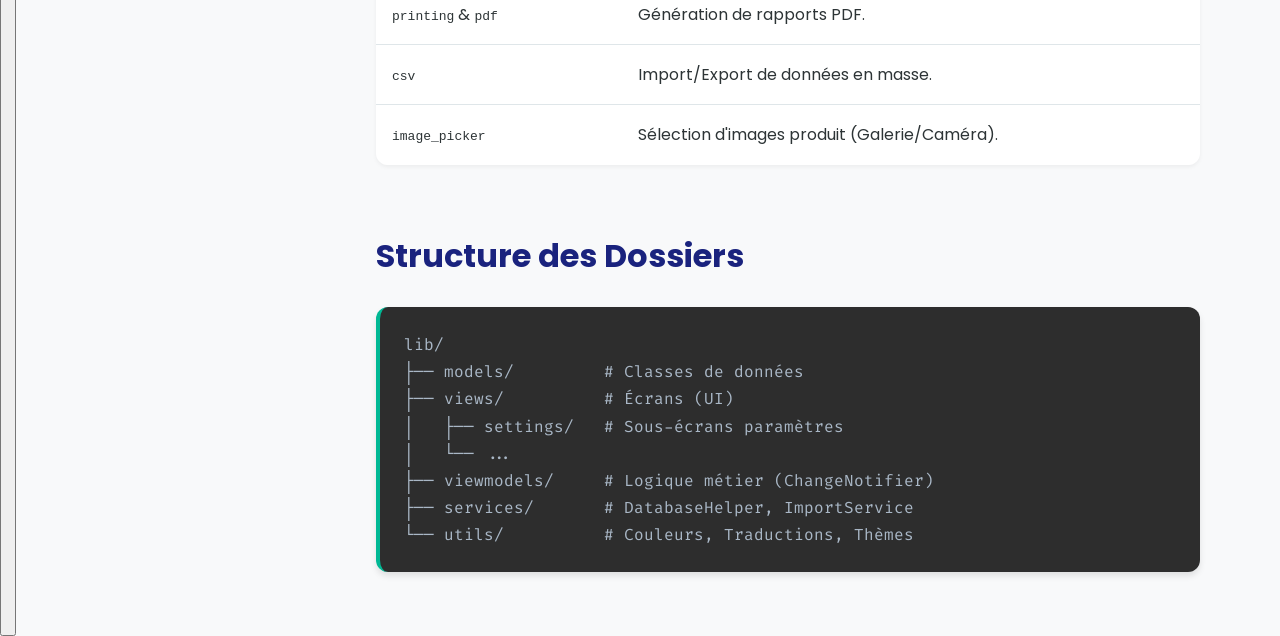
<file: stockmaster_docs/architecture.html>
<!DOCTYPE html>
<html lang="fr">
<head>
    <meta charset="UTF-8">
    <meta name="viewport" content="width=device-width, initial-scale=1.0">
    <title>Architecture - StockMaster Docs</title>
    <link rel="stylesheet" href="css/style.css">
    <link rel="stylesheet" href="https://cdnjs.cloudflare.com/ajax/libs/font-awesome/6.0.0/css/all.min.css">
    <link href="https://fonts.googleapis.com/css2?family=Poppins:wght@300;400;500;600;700&family=Fira+Code&display=swap" rel="stylesheet">
</head>
<body>

    <button id="mobile-menu-btn" class="mobile-menu-btn"><i class="fas fa-bars"></i></button>

    <nav class="sidebar">
        <div class="logo"><i class="fas fa-boxes"></i> StockMaster</div>
        <ul class="nav-links">
            <li><a href="index.html"><i class="fas fa-home"></i> Accueil</a></li>
            <li><a href="architecture.html" class="active"><i class="fas fa-server"></i> Architecture</a></li>
            <li><a href="api.html"><i class="fas fa-database"></i> API & Données</a></li>
            <li><a href="guide.html"><i class="fas fa-book-open"></i> Guide Complet</a></li>
            <li><a href="contribution.html"><i class="fas fa-code-branch"></i> Contribution</a></li>
        </ul>
        <div class="theme-switch-wrapper">
            <button id="theme-toggle" class="theme-toggle"><i class="fas fa-moon"></i><span>Mode Sombre</span></button>
        </div>
    </nav>

    <main class="main-content">
        <header>
            <h1>Architecture Technique</h1>
            <p class="subtitle">Plongée au cœur du code : Stack, Dépendances et Structure.</p>
        </header>

        <article>
            <section>
                <h2>Pattern MVVM (Model-View-ViewModel)</h2>
                <p>
                    L'architecture choisie assure une séparation stricte des responsabilités, facilitant la maintenance et les tests.
                </p>
                
                <div class="features-grid">
                    <div class="feature-card">
                        <h3><i class="fas fa-layer-group"></i> Model</h3>
                        <p>Classes de données pures (POJO) : <code>User</code>, <code>Product</code>, <code>StockMovement</code>.</p>
                        <p style="font-size: 0.9em; color: var(--text-muted); margin-top: 0.5rem;">
                            <em>Note : Par choix d'architecture, les entités simples (Catégories, Rôles) sont gérées directement comme des primitives (<code>String</code>) pour alléger le code.</em>
                        </p>
                    </div>
                    <div class="feature-card">
                        <h3><i class="fas fa-mobile-alt"></i> View</h3>
                        <p>Widgets Flutter passifs (UI). Ils ne contiennent aucune logique métier complexe.</p>
                    </div>
                    <div class="feature-card">
                        <h3><i class="fas fa-brain"></i> ViewModel</h3>
                        <p>Gestion d'état avec <code>Provider</code>. Fait le lien entre la DB et l'UI.</p>
                    </div>
                </div>
            </section>

            <section>
                <h2>Dépendances & Bibliothèques Clés</h2>
                <p>Liste exhaustive des packages utilisés dans <code>pubspec.yaml</code> :</p>
                
                <table>
                    <thead>
                        <tr>
                            <th>Package</th>
                            <th>Usage</th>
                        </tr>
                    </thead>
                    <tbody>
                        <tr>
                            <td><code>provider</code></td>
                            <td>State Management & Injection de dépendance.</td>
                        </tr>
                        <tr>
                            <td><code>sqflite</code> & <code>path</code></td>
                            <td>Gestion de la base de données locale SQLite.</td>
                        </tr>
                        <tr>
                            <td><code>shared_preferences</code></td>
                            <td>Stockage de session (Token, Theme).</td>
                        </tr>
                        <tr>
                            <td><code>crypto</code></td>
                            <td>Hachage SHA-256 des mots de passe.</td>
                        </tr>
                        <tr>
                            <td><code>fl_chart</code></td>
                            <td>Graphiques interactifs pour le Dashboard.</td>
                        </tr>
                        <tr>
                            <td><code>mobile_scanner</code></td>
                            <td>Scanner QR/Code-barres via caméra.</td>
                        </tr>
                        <tr>
                            <td><code>printing</code> & <code>pdf</code></td>
                            <td>Génération de rapports PDF.</td>
                        </tr>
                        <tr>
                            <td><code>csv</code></td>
                            <td>Import/Export de données en masse.</td>
                        </tr>
                        <tr>
                            <td><code>image_picker</code></td>
                            <td>Sélection d'images produit (Galerie/Caméra).</td>
                        </tr>
                    </tbody>
                </table>
            </section>

            <section>
                <h2>Structure des Dossiers</h2>
                <pre>
lib/
├── models/         # Classes de données
├── views/          # Écrans (UI)
│   ├── settings/   # Sous-écrans paramètres
│   └── ...
├── viewmodels/     # Logique métier (ChangeNotifier)
├── services/       # DatabaseHelper, ImportService
└── utils/          # Couleurs, Traductions, Thèmes</pre>
            </section>
        </article>
    </main>

    <script src="js/script.js"></script>
</body>
</html>
</file>
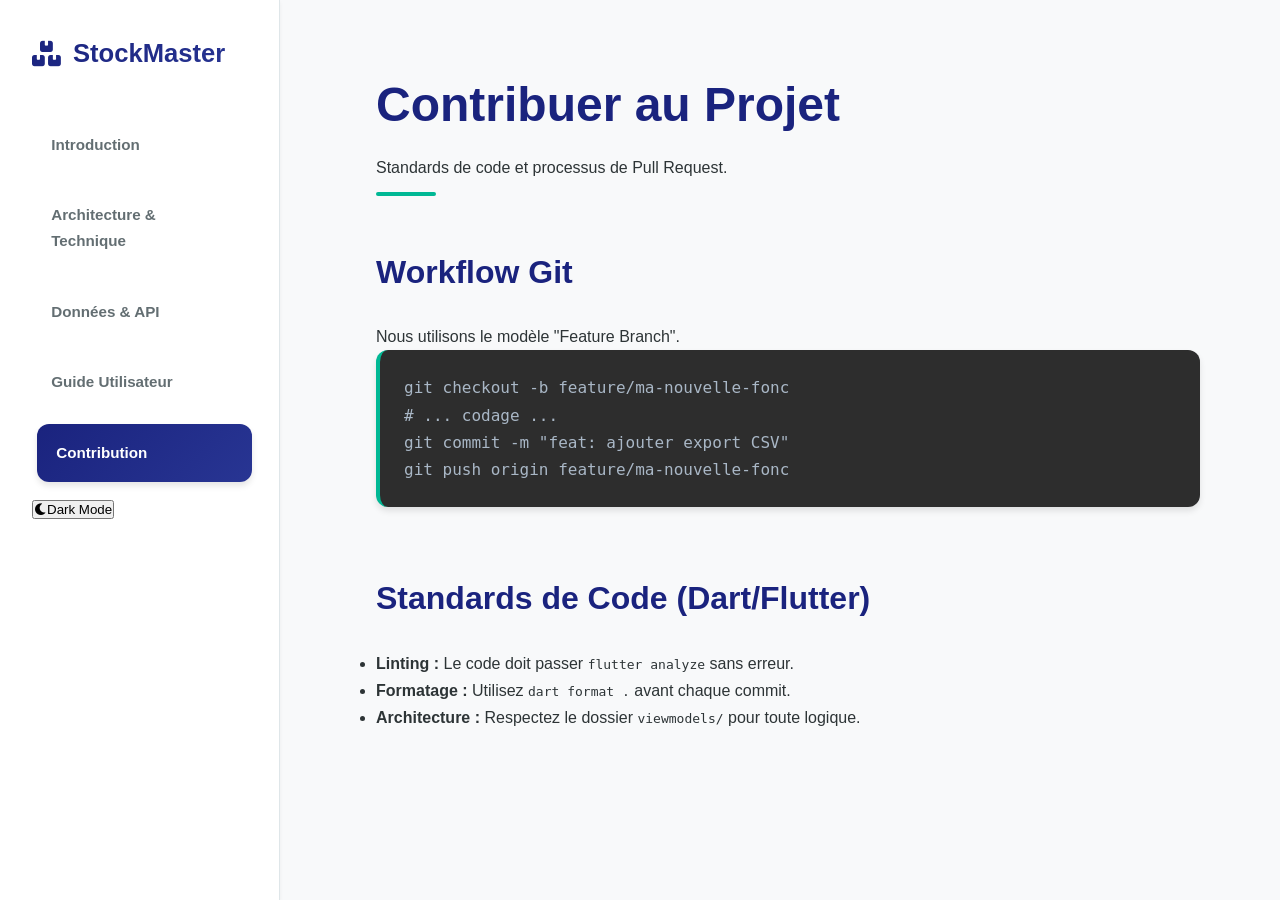
<file: stockmaster_docs/contribution.html>
<!DOCTYPE html>
<html lang="fr">
<head>
    <meta charset="UTF-8">
    <meta name="viewport" content="width=device-width, initial-scale=1.0">
    <title>Contribution - StockMaster Docs</title>
    <link rel="stylesheet" href="css/style.css">
    <link rel="stylesheet" href="https://cdnjs.cloudflare.com/ajax/libs/font-awesome/6.0.0/css/all.min.css">
</head>
<body>

    <button id="mobile-menu-btn" class="mobile-menu-btn"><i class="fas fa-bars"></i></button>

    <nav class="sidebar">
        <div class="logo"><i class="fas fa-boxes"></i> StockMaster</div>
        <ul class="nav-links">
            <li><a href="index.html">Introduction</a></li>
            <li><a href="architecture.html">Architecture & Technique</a></li>
            <li><a href="api.html">Données & API</a></li>
            <li><a href="guide.html">Guide Utilisateur</a></li>
            <li><a href="contribution.html" class="active">Contribution</a></li>
        </ul>
        <div class="theme-switch-wrapper">
            <button id="theme-toggle" class="theme-toggle"><i class="fas fa-moon"></i><span>Dark Mode</span></button>
        </div>
    </nav>

    <main class="main-content">
        <header>
            <h1>Contribuer au Projet</h1>
            <p class="subtitle">Standards de code et processus de Pull Request.</p>
        </header>

        <article>
            <section>
                <h2>Workflow Git</h2>
                <p>Nous utilisons le modèle "Feature Branch".</p>
                <pre>
git checkout -b feature/ma-nouvelle-fonc
# ... codage ...
git commit -m "feat: ajouter export CSV"
git push origin feature/ma-nouvelle-fonc</pre>
            </section>

            <section>
                <h2>Standards de Code (Dart/Flutter)</h2>
                <ul>
                    <li><strong>Linting :</strong> Le code doit passer <code>flutter analyze</code> sans erreur.</li>
                    <li><strong>Formatage :</strong> Utilisez <code>dart format .</code> avant chaque commit.</li>
                    <li><strong>Architecture :</strong> Respectez le dossier <code>viewmodels/</code> pour toute logique.</li>
                </ul>
            </section>
        </article>
    </main>

    <script src="js/script.js"></script>
</body>
</html>
</file>
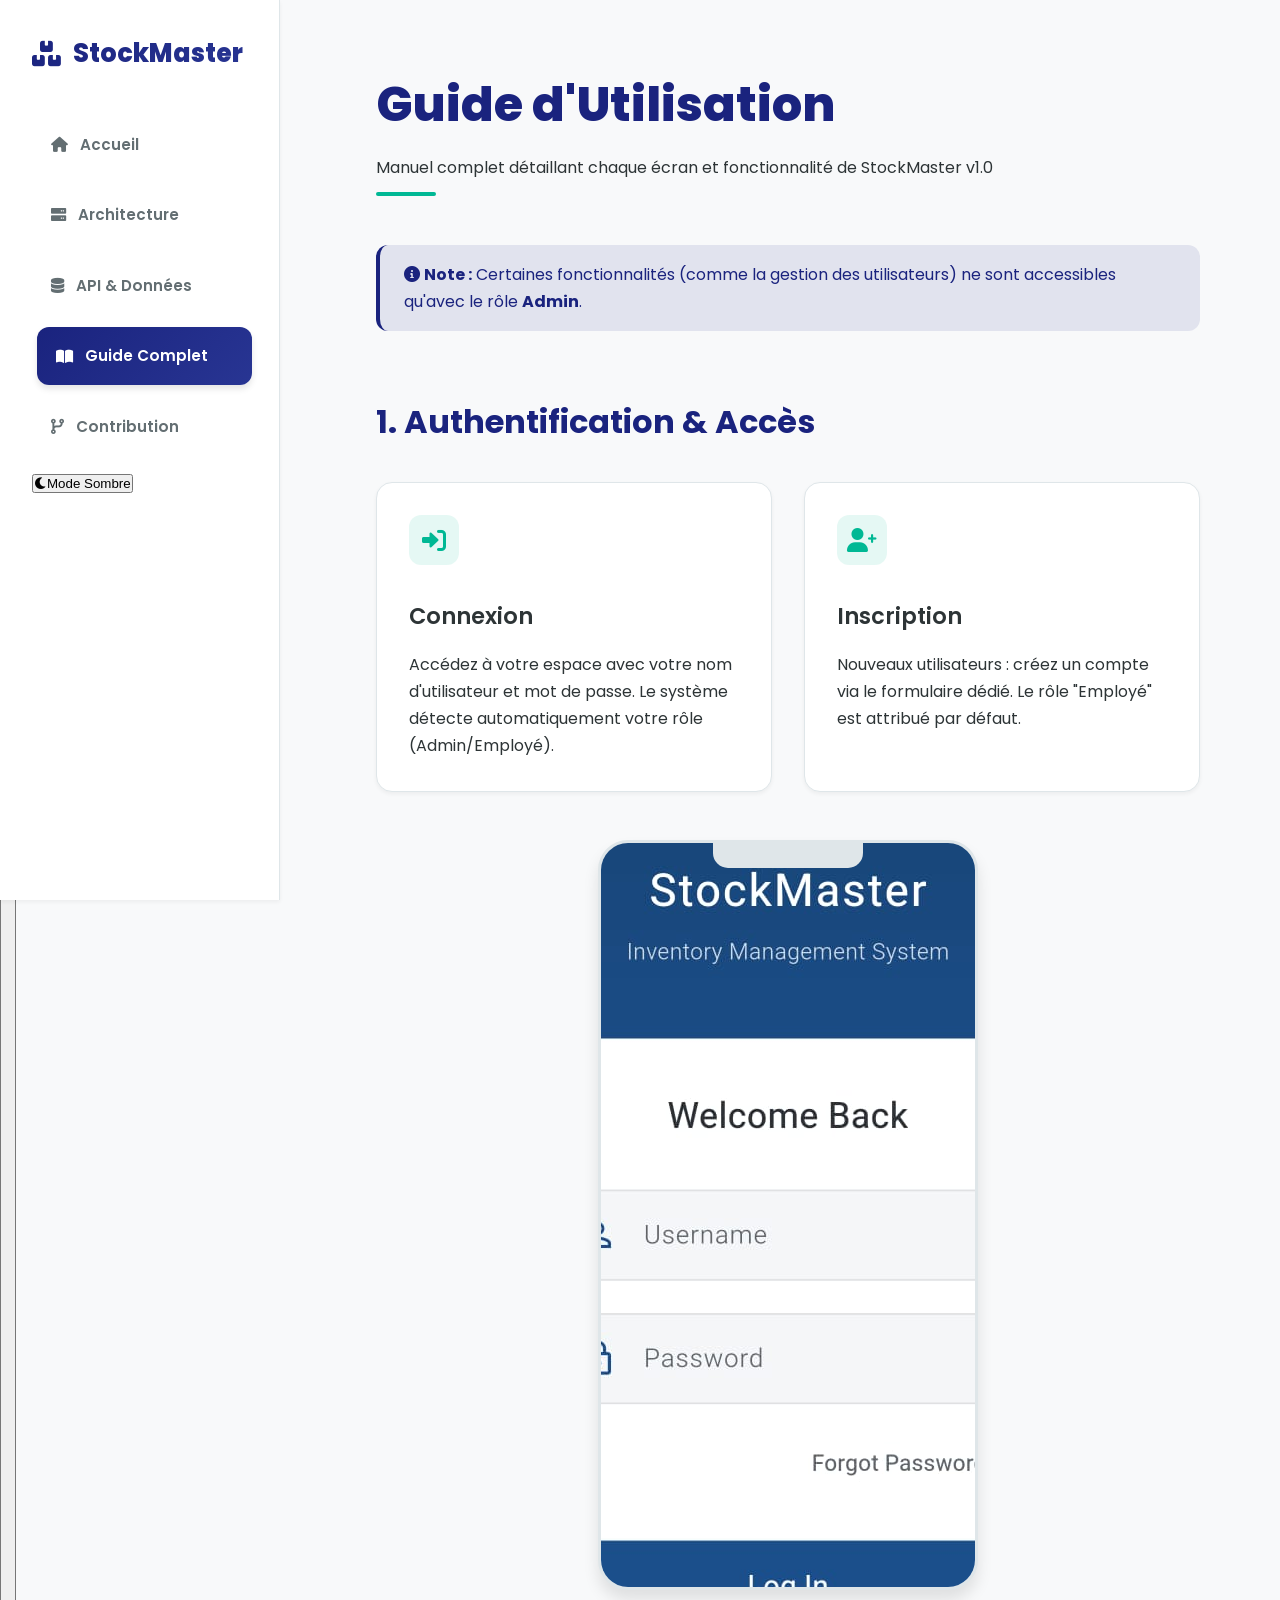
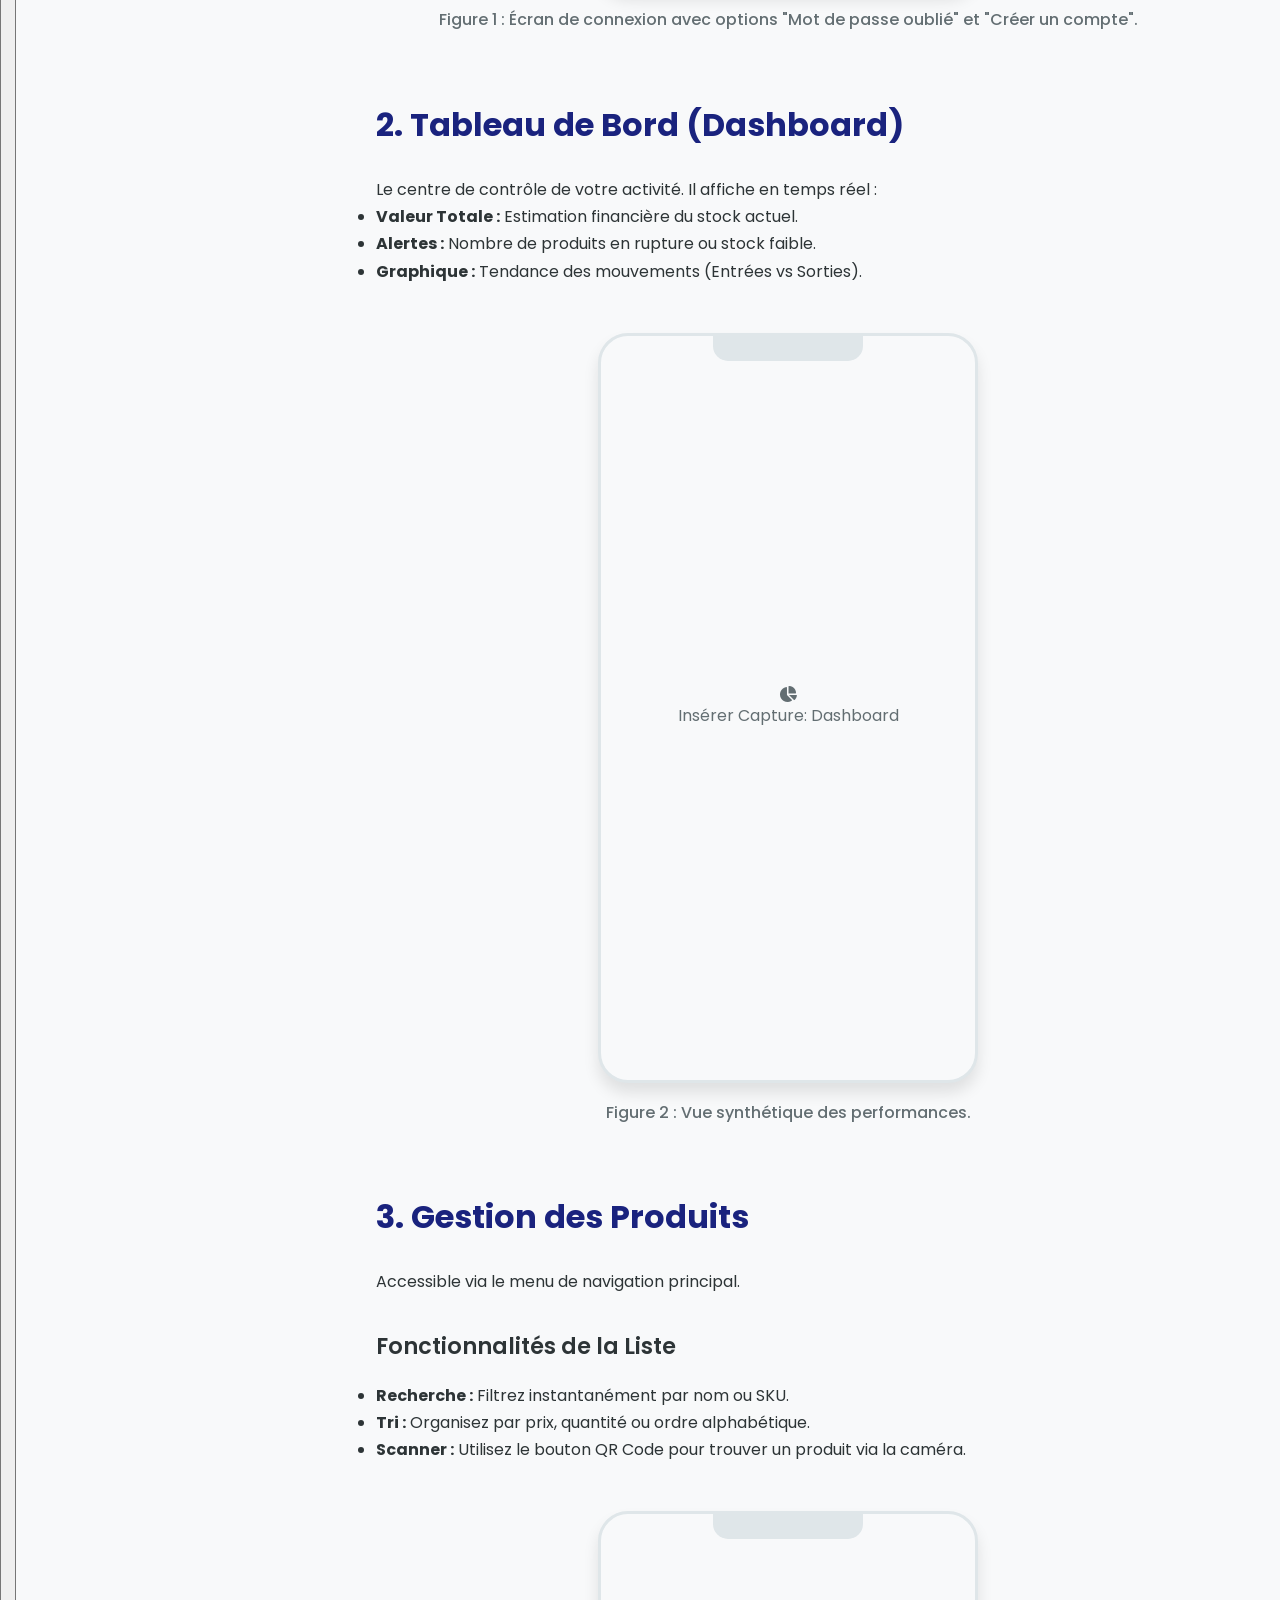
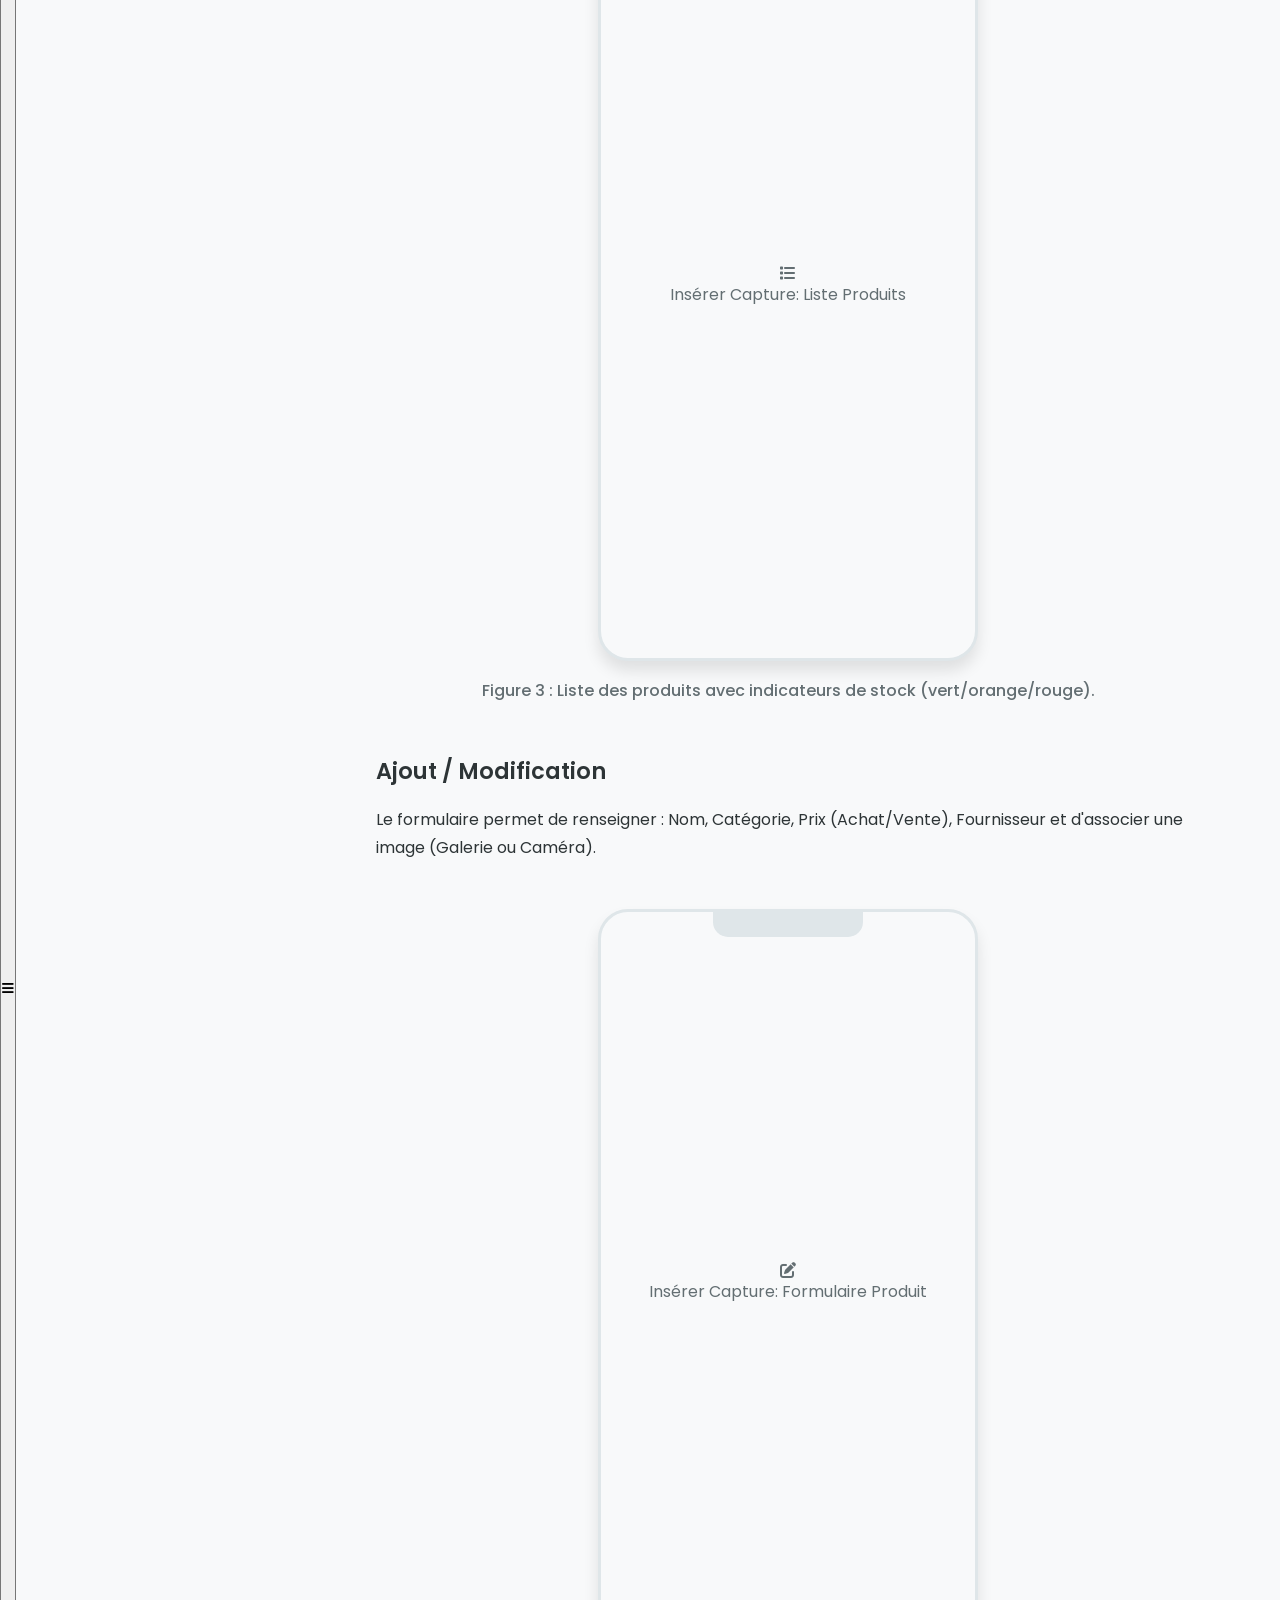
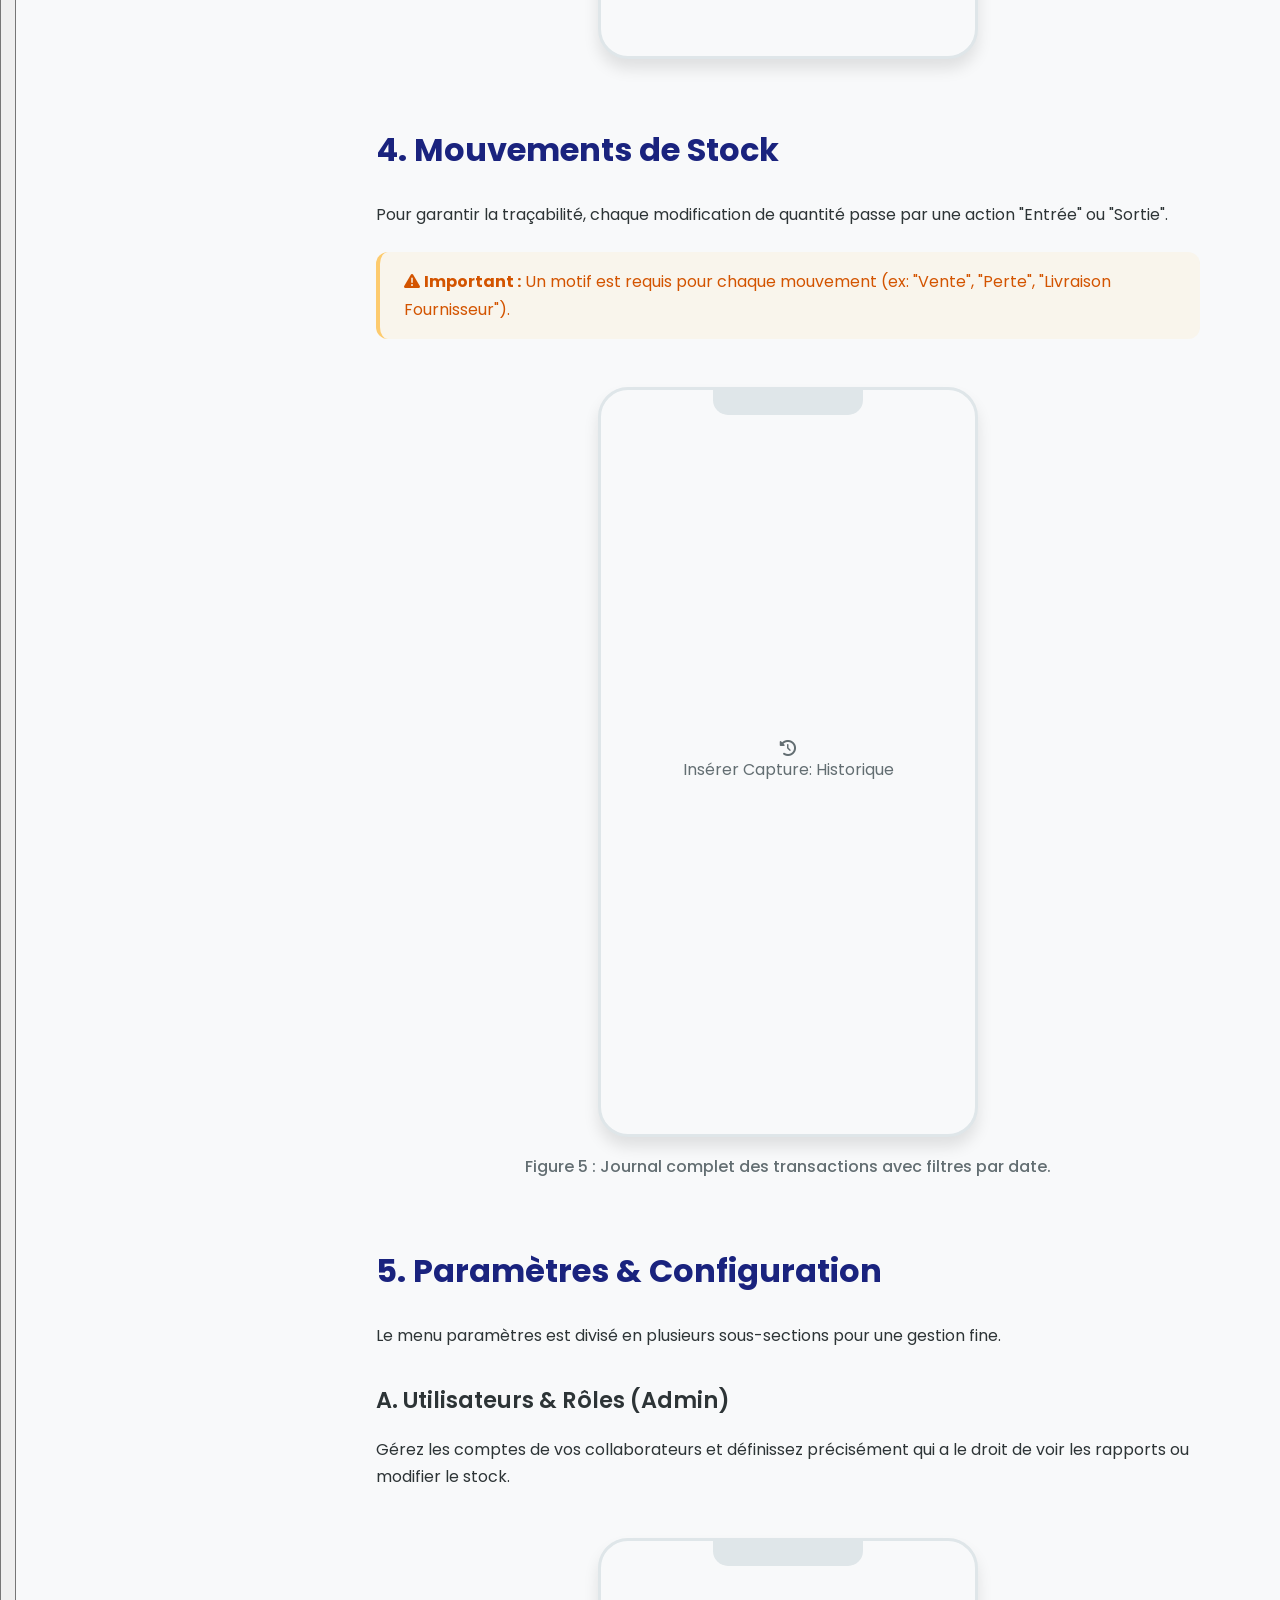
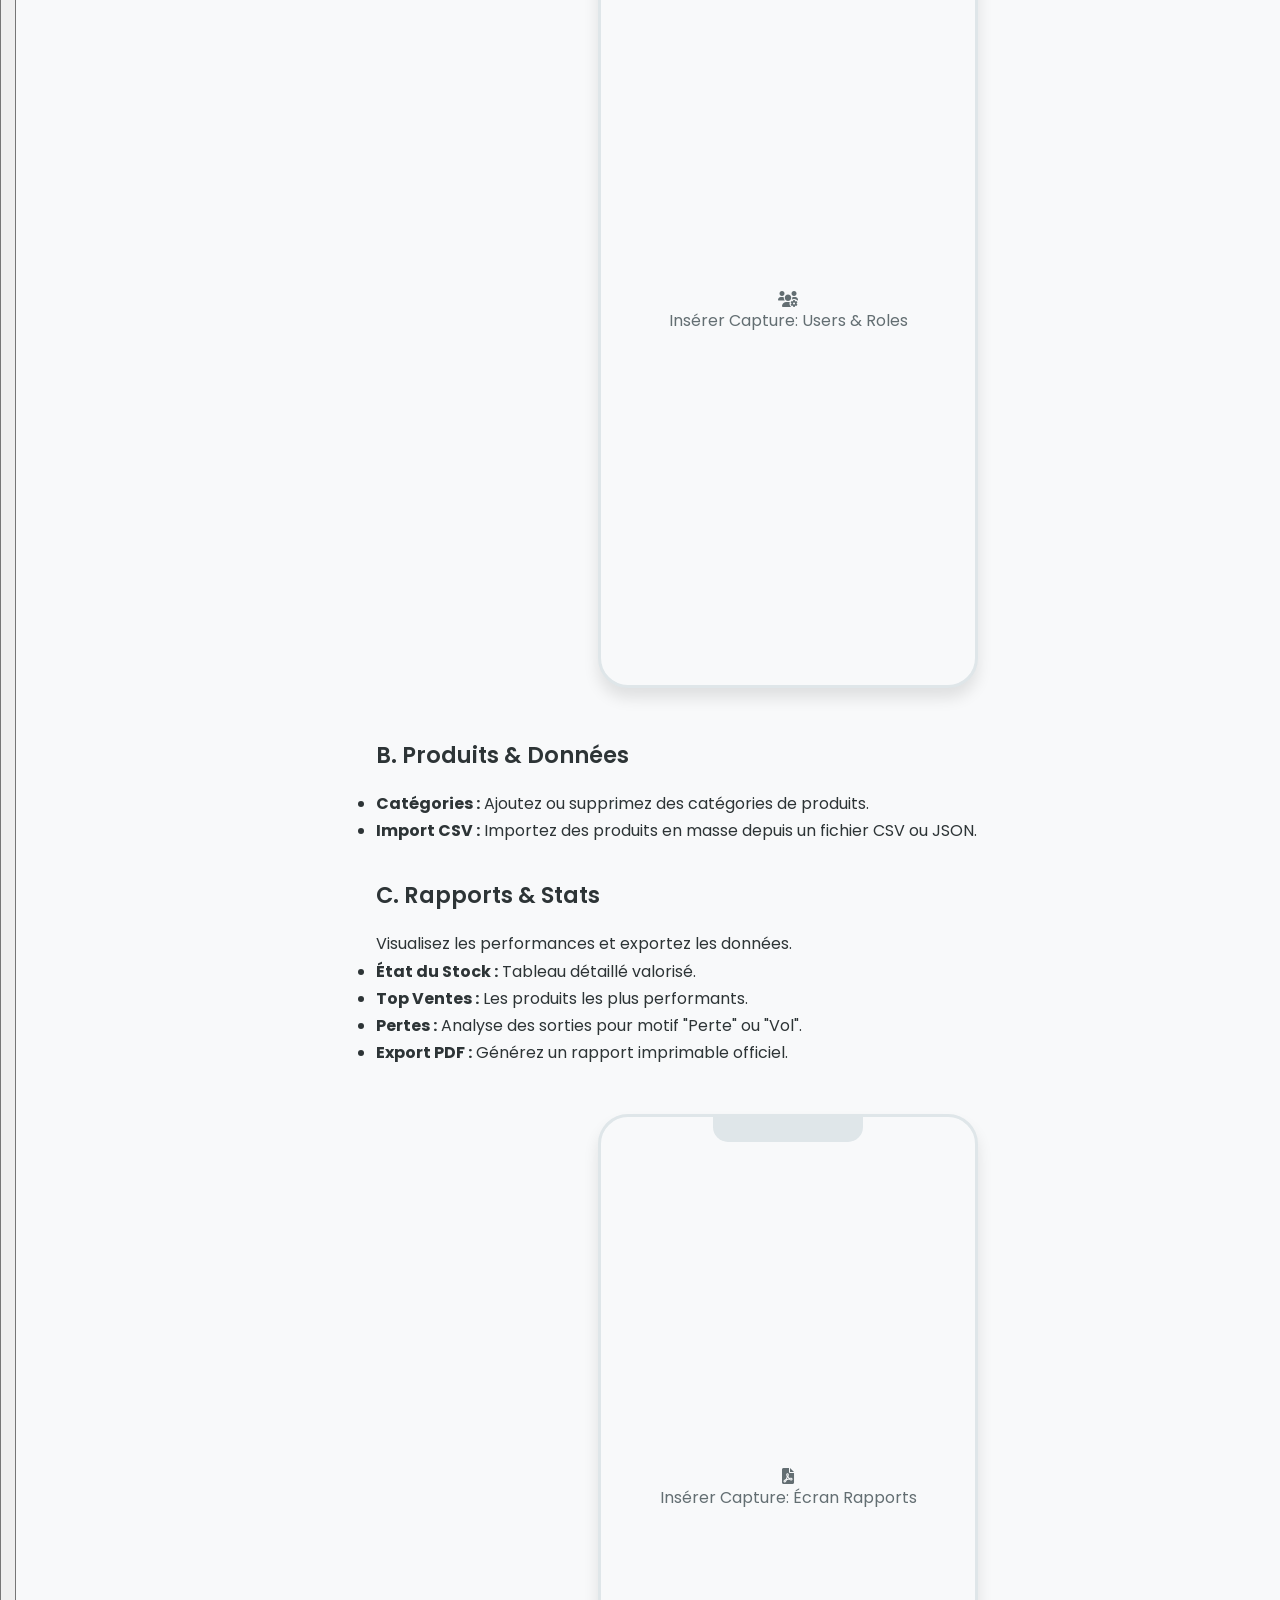
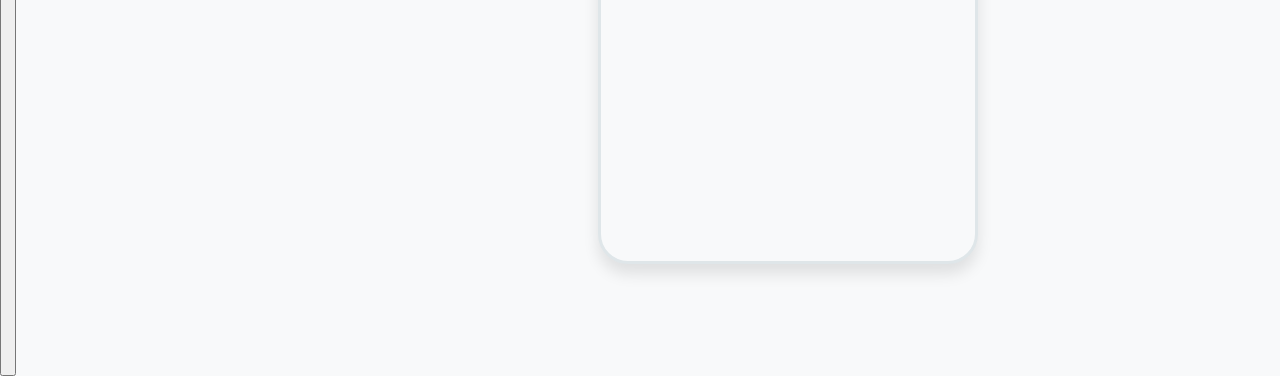
<file: stockmaster_docs/guide.html>
<!DOCTYPE html>
<html lang="fr">
<head>
    <meta charset="UTF-8">
    <meta name="viewport" content="width=device-width, initial-scale=1.0">
    <title>Guide Complet - StockMaster Docs</title>
    <link rel="stylesheet" href="css/style.css">
    <link rel="stylesheet" href="https://cdnjs.cloudflare.com/ajax/libs/font-awesome/6.0.0/css/all.min.css">
    <link href="https://fonts.googleapis.com/css2?family=Poppins:wght@300;400;500;600;700&family=Fira+Code&display=swap" rel="stylesheet">
</head>
<body>

    <button id="mobile-menu-btn" class="mobile-menu-btn"><i class="fas fa-bars"></i></button>

    <nav class="sidebar">
        <div class="logo"><i class="fas fa-boxes"></i> StockMaster</div>
        <ul class="nav-links">
            <li><a href="index.html"><i class="fas fa-home"></i> Accueil</a></li>
            <li><a href="architecture.html"><i class="fas fa-server"></i> Architecture</a></li>
            <li><a href="api.html"><i class="fas fa-database"></i> API & Données</a></li>
            <li><a href="guide.html" class="active"><i class="fas fa-book-open"></i> Guide Complet</a></li>
            <li><a href="contribution.html"><i class="fas fa-code-branch"></i> Contribution</a></li>
        </ul>
        <div class="theme-switch-wrapper">
            <button id="theme-toggle" class="theme-toggle"><i class="fas fa-moon"></i><span>Mode Sombre</span></button>
        </div>
    </nav>

    <main class="main-content">
        <header>
            <h1>Guide d'Utilisation</h1>
            <p class="subtitle">Manuel complet détaillant chaque écran et fonctionnalité de StockMaster v1.0</p>
        </header>

        <article>
            <div class="alert alert-info">
                <i class="fas fa-info-circle"></i> <strong>Note :</strong> Certaines fonctionnalités (comme la gestion des utilisateurs) ne sont accessibles qu'avec le rôle <strong>Admin</strong>.
            </div>

            <!-- 1. AUTHENTICATION -->
            <section id="auth">
                <h2>1. Authentification & Accès</h2>
                <div class="features-grid">
                    <div class="feature-card">
                        <div class="feature-icon"><i class="fas fa-sign-in-alt"></i></div>
                        <h3>Connexion</h3>
                        <p>Accédez à votre espace avec votre nom d'utilisateur et mot de passe. Le système détecte automatiquement votre rôle (Admin/Employé).</p>
                    </div>
                    <div class="feature-card">
                        <div class="feature-icon"><i class="fas fa-user-plus"></i></div>
                        <h3>Inscription</h3>
                        <p>Nouveaux utilisateurs : créez un compte via le formulaire dédié. Le rôle "Employé" est attribué par défaut.</p>
                    </div>
                </div>

                <div class="screenshot-container">
                    <div class="screenshot-placeholder">
                        <i class="fas fa-mobile-alt"></i>
                        <img src="login.jpeg">
                    </div>
                    <p class="caption">Figure 1 : Écran de connexion avec options "Mot de passe oublié" et "Créer un compte".</p>
                </div>
            </section>

            <!-- 2. DASHBOARD -->
            <section id="dashboard">
                <h2>2. Tableau de Bord (Dashboard)</h2>
                <p>Le centre de contrôle de votre activité. Il affiche en temps réel :</p>
                <ul>
                    <li><strong>Valeur Totale :</strong> Estimation financière du stock actuel.</li>
                    <li><strong>Alertes :</strong> Nombre de produits en rupture ou stock faible.</li>
                    <li><strong>Graphique :</strong> Tendance des mouvements (Entrées vs Sorties).</li>
                </ul>

                <div class="screenshot-container">
                    <div class="screenshot-placeholder">
                        <i class="fas fa-chart-pie"></i>
                        <span>Insérer Capture: Dashboard</span>
                    </div>
                    <p class="caption">Figure 2 : Vue synthétique des performances.</p>
                </div>
            </section>

            <!-- 3. GESTION PRODUITS -->
            <section id="products">
                <h2>3. Gestion des Produits</h2>
                <p>Accessible via le menu de navigation principal.</p>
                
                <h3>Fonctionnalités de la Liste</h3>
                <ul>
                    <li><strong>Recherche :</strong> Filtrez instantanément par nom ou SKU.</li>
                    <li><strong>Tri :</strong> Organisez par prix, quantité ou ordre alphabétique.</li>
                    <li><strong>Scanner :</strong> Utilisez le bouton QR Code pour trouver un produit via la caméra.</li>
                </ul>

                <div class="screenshot-container">
                    <div class="screenshot-placeholder">
                        <i class="fas fa-list"></i>
                        <span>Insérer Capture: Liste Produits</span>
                    </div>
                    <p class="caption">Figure 3 : Liste des produits avec indicateurs de stock (vert/orange/rouge).</p>
                </div>

                <h3>Ajout / Modification</h3>
                <p>Le formulaire permet de renseigner : Nom, Catégorie, Prix (Achat/Vente), Fournisseur et d'associer une image (Galerie ou Caméra).</p>
                
                <div class="screenshot-container">
                    <div class="screenshot-placeholder">
                        <i class="fas fa-edit"></i>
                        <span>Insérer Capture: Formulaire Produit</span>
                    </div>
                </div>
            </section>

            <!-- 4. MOUVEMENTS & HISTORIQUE -->
            <section id="history">
                <h2>4. Mouvements de Stock</h2>
                <p>Pour garantir la traçabilité, chaque modification de quantité passe par une action "Entrée" ou "Sortie".</p>
                
                <div class="alert alert-warning">
                    <i class="fas fa-exclamation-triangle"></i> <strong>Important :</strong> Un motif est requis pour chaque mouvement (ex: "Vente", "Perte", "Livraison Fournisseur").
                </div>

                <div class="screenshot-container">
                    <div class="screenshot-placeholder">
                        <i class="fas fa-history"></i>
                        <span>Insérer Capture: Historique</span>
                    </div>
                    <p class="caption">Figure 5 : Journal complet des transactions avec filtres par date.</p>
                </div>
            </section>

            <!-- 5. PARAMETRES COMPLETS -->
            <section id="settings">
                <h2>5. Paramètres & Configuration</h2>
                <p>Le menu paramètres est divisé en plusieurs sous-sections pour une gestion fine.</p>

                <h3>A. Utilisateurs & Rôles (Admin)</h3>
                <p>Gérez les comptes de vos collaborateurs et définissez précisément qui a le droit de voir les rapports ou modifier le stock.</p>
                <div class="screenshot-container">
                    <div class="screenshot-placeholder">
                        <i class="fas fa-users-cog"></i>
                        <span>Insérer Capture: Users & Roles</span>
                    </div>
                </div>

                <h3>B. Produits & Données</h3>
                <ul>
                    <li><strong>Catégories :</strong> Ajoutez ou supprimez des catégories de produits.</li>
                    <li><strong>Import CSV :</strong> Importez des produits en masse depuis un fichier CSV ou JSON.</li>
                </ul>

                <h3>C. Rapports & Stats</h3>
                <p>Visualisez les performances et exportez les données.</p>
                <ul>
                    <li><strong>État du Stock :</strong> Tableau détaillé valorisé.</li>
                    <li><strong>Top Ventes :</strong> Les produits les plus performants.</li>
                    <li><strong>Pertes :</strong> Analyse des sorties pour motif "Perte" ou "Vol".</li>
                    <li><strong>Export PDF :</strong> Générez un rapport imprimable officiel.</li>
                </ul>
                <div class="screenshot-container">
                    <div class="screenshot-placeholder">
                        <i class="fas fa-file-pdf"></i>
                        <span>Insérer Capture: Écran Rapports</span>
                    </div>
                </div>
            </section>
        </article>
    </main>

    <script src="js/script.js"></script>
</body>
</html>
</file>
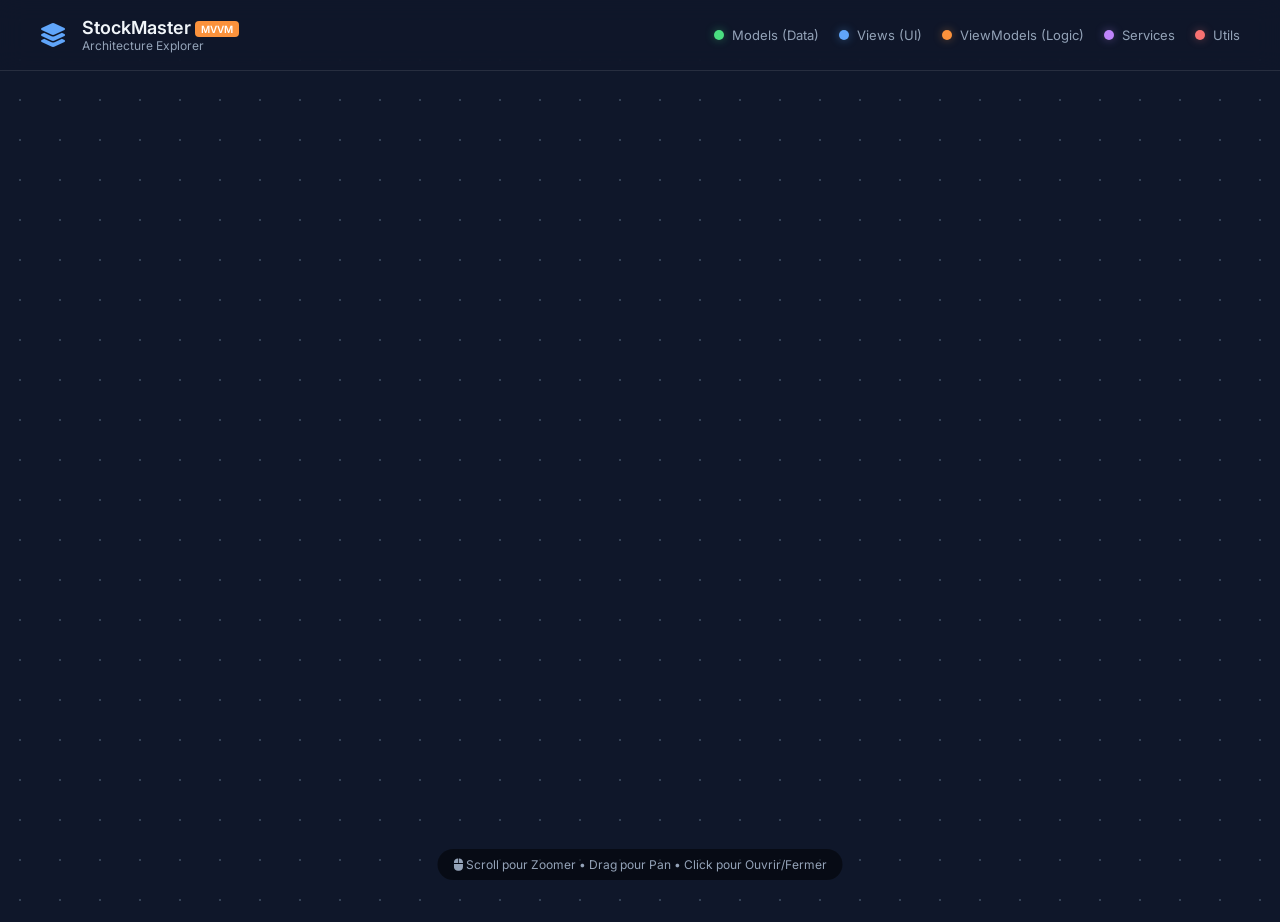
<file: stockmaster_docs/lib_architecture.html>
<!DOCTYPE html>
<html lang="fr">
<head>
    <meta charset="UTF-8">
    <meta name="viewport" content="width=device-width, initial-scale=1.0">
    <title>StockMaster - Architecture Map</title>
    <!-- FontAwesome pour les icônes -->
    <link rel="stylesheet" href="https://cdnjs.cloudflare.com/ajax/libs/font-awesome/6.4.0/css/all.min.css">
    <!-- Google Fonts -->
    <link href="https://fonts.googleapis.com/css2?family=Inter:wght@400;500;600&family=Fira+Code:wght@400;500&display=swap" rel="stylesheet">
    <!-- D3.js -->
    <script src="https://d3js.org/d3.v7.min.js"></script>
    <link rel="stylesheet" href="css/lib_architecture.css">
</head>
<body>

    <header>
        <div class="logo">
            <i class="fas fa-layer-group"></i>
            <div>
                <h1>StockMaster <span class="badge">MVVM</span></h1>
                <p>Architecture Explorer</p>
            </div>
        </div>
        
        <div class="legend">
            <div class="legend-item"><span class="dot cat-models"></span>Models (Data)</div>
            <div class="legend-item"><span class="dot cat-views"></span>Views (UI)</div>
            <div class="legend-item"><span class="dot cat-viewmodels"></span>ViewModels (Logic)</div>
            <div class="legend-item"><span class="dot cat-services"></span>Services</div>
            <div class="legend-item"><span class="dot cat-utils"></span>Utils</div>
        </div>
    </header>

    <div id="chart"></div>
    
    <!-- Tooltip Custom -->
    <div id="tooltip" class="tooltip"></div>

    <div class="controls-hint">
        <i class="fas fa-mouse"></i> Scroll pour Zoomer • Drag pour Pan • Click pour Ouvrir/Fermer
    </div>

    <script src="js/lib_architecture.js"></script>
</body>
</html>
</file>
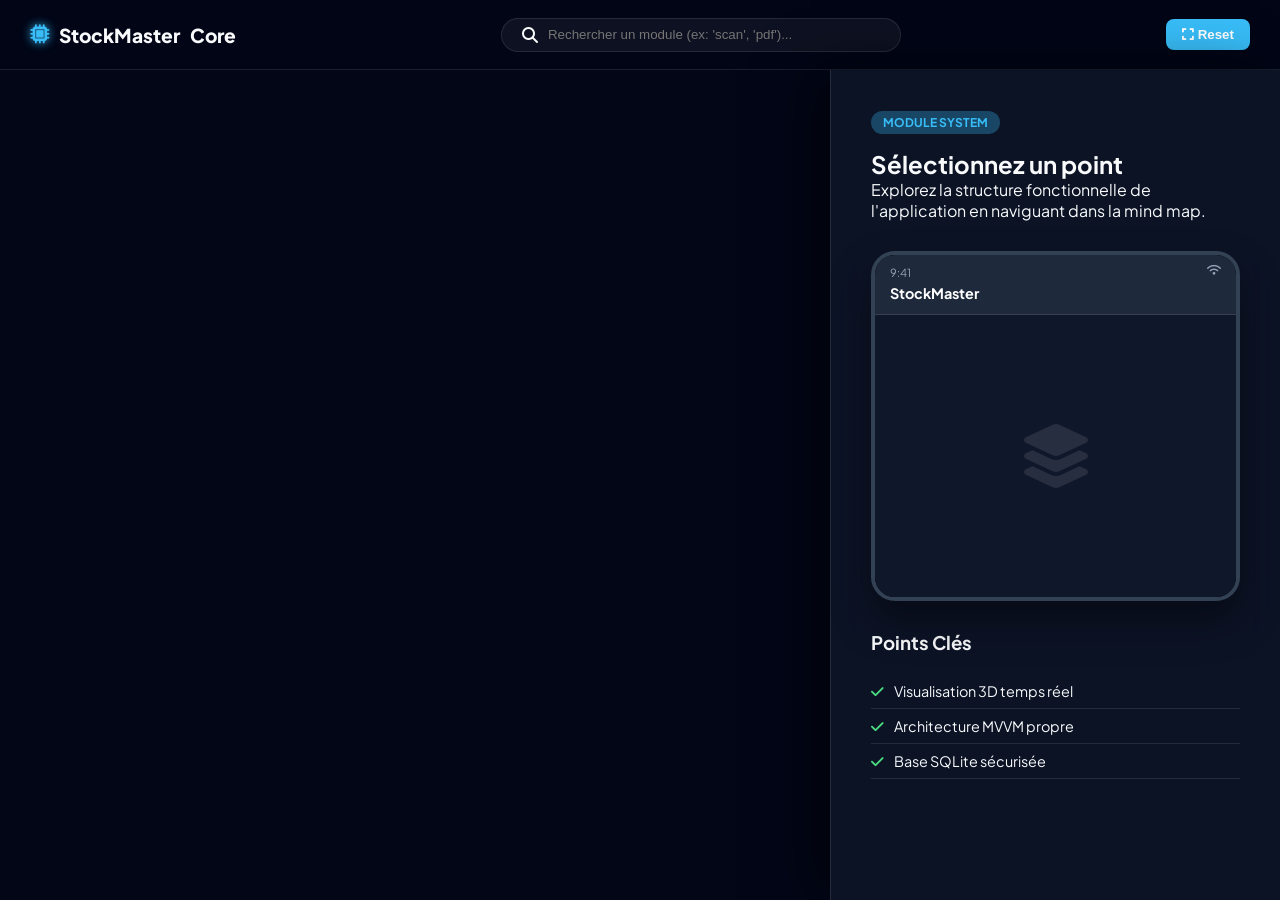
<file: stockmaster_map/modules_map.html>
<!DOCTYPE html>
<html lang="fr">
<head>
    <meta charset="UTF-8">
    <meta name="viewport" content="width=device-width, initial-scale=1.0">
    <title>StockMaster - Mind Map Interactive</title>
    <link rel="stylesheet" href="https://cdnjs.cloudflare.com/ajax/libs/font-awesome/6.4.0/css/all.min.css">
    <link href="https://fonts.googleapis.com/css2?family=Plus+Jakarta+Sans:wght@400;600;800&display=swap" rel="stylesheet">
    <script src="https://d3js.org/d3.v7.min.js"></script>
    <link rel="stylesheet" href="modules_map.css">
</head>
<body>

    <!-- Header Stats -->
    <div class="top-bar">
        <div class="logo"><i class="fas fa-microchip"></i> <span>StockMaster</span> Core</div>
        <div class="search-container">
            <i class="fas fa-search"></i>
            <input type="text" id="searchInput" placeholder="Rechercher un module (ex: 'scan', 'pdf')...">
        </div>
        <div class="view-controls">
            <button class="btn-tech" onclick="resetView()"><i class="fas fa-expand"></i> Reset</button>
        </div>
    </div>

    <!-- Main Workspace -->
    <main>
        <div id="mindmap"></div>
        
        <!-- Details Side Panel (Full CSS Mockup) -->
        <aside id="sidePanel">
            <div class="panel-content">
                <div class="badge" id="nodeType">Module System</div>
                <h2 id="nodeTitle">Sélectionnez un point</h2>
                <p id="nodeDesc">Explorez la structure fonctionnelle de l'application en naviguant dans la mind map.</p>
                
                <!-- CSS Virtual Mockup (No Image Needed) -->
                <div class="virtual-mockup">
                    <div class="mockup-header">
                        <div class="status-bar"><span>9:41</span> <i class="fas fa-wifi"></i></div>
                        <div class="app-bar" id="mockupTitle">StockMaster</div>
                    </div>
                    <div class="mockup-body" id="mockupContent">
                        <!-- Généré par JS -->
                        <div class="placeholder-content">
                            <i class="fas fa-layer-group"></i>
                        </div>
                    </div>
                </div>

                <h3>Points Clés</h3>
                <ul id="nodeBullets">
                    <li>Visualisation 3D temps réel</li>
                    <li>Architecture MVVM propre</li>
                    <li>Base SQLite sécurisée</li>
                </ul>
            </div>
        </aside>
    </main>

    <script src="modules_map.js"></script>
</body>
</html>
</file>
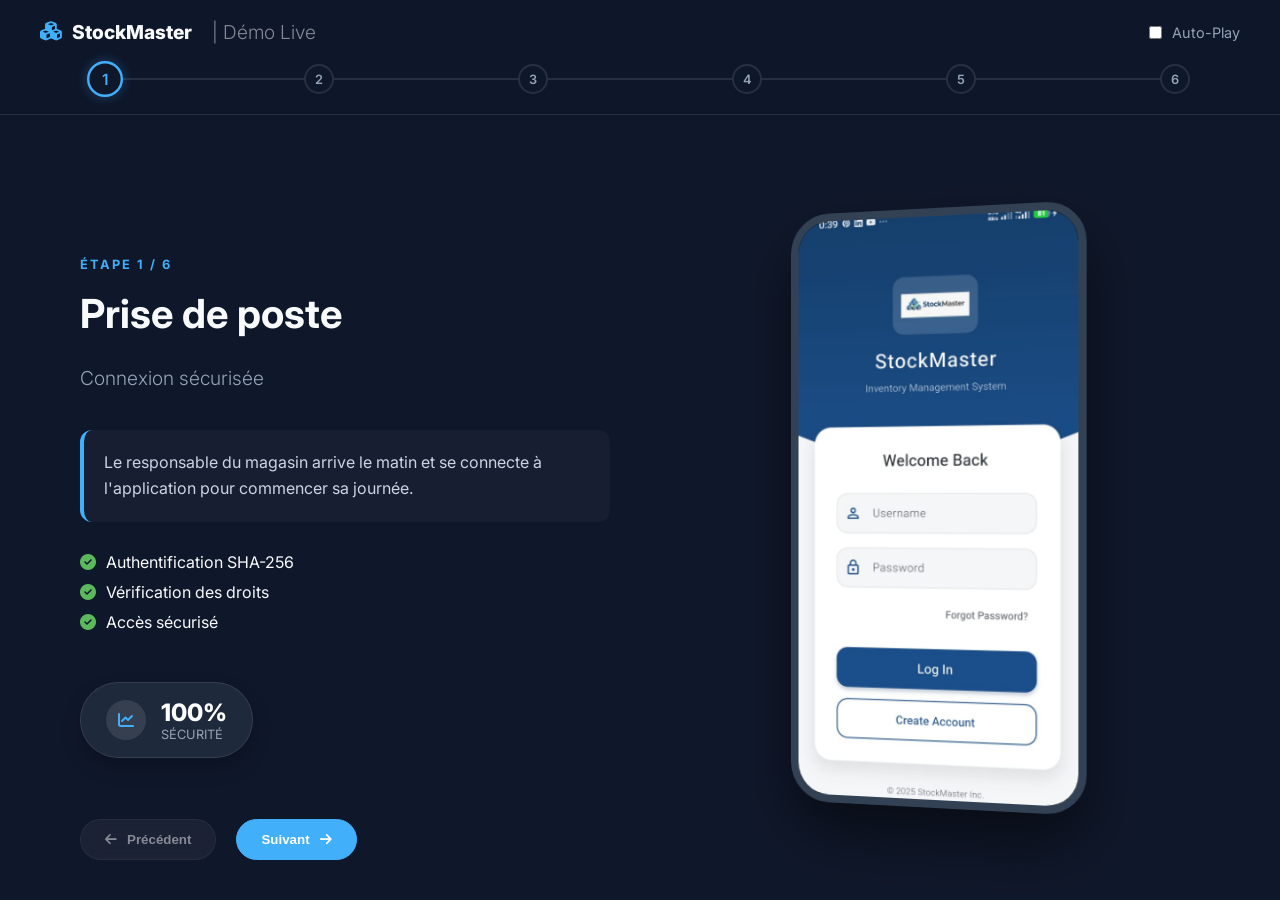
<file: stockmaster_scenario/scenario_demo.html>
<!DOCTYPE html>
<html lang="fr">
<head>
    <meta charset="UTF-8">
    <meta name="viewport" content="width=device-width, initial-scale=1.0">
    <title>StockMaster - Démo Scénario</title>
    <!-- Fonts -->
    <link href="https://fonts.googleapis.com/css2?family=Inter:wght@300;600;800&display=swap" rel="stylesheet">
    <link rel="stylesheet" href="https://cdnjs.cloudflare.com/ajax/libs/font-awesome/6.4.0/css/all.min.css">
    <!-- Style -->
    <link rel="stylesheet" href="scenario_demo.css">
</head>
<body>

    <header>
        <div class="top-bar">
            <div class="logo"><i class="fas fa-cubes"></i> StockMaster <span style="opacity:0.5; margin-left:10px; font-weight:300;">| Démo Live</span></div>
            <label class="toggle-auto">
                <input type="checkbox" id="autoToggle"> Auto-Play
            </label>
        </div>
        <!-- Timeline -->
        <div class="timeline">
            <div class="progress-bar" id="progressBar"></div>
            <div id="timelineDots" style="display:contents">
                <!-- Généré par JS -->
            </div>
        </div>
    </header>

    <main>
        <!-- GAUCHE : CONTENU -->
        <div class="content-box visible">
            <span class="step-label" id="stepLabel">ÉTAPE 1 / 6</span>
            <h1 id="stepTitle">Titre de l'étape</h1>
            <h2 class="subtitle" id="stepSubtitle">Sous-titre explicatif</h2>
            
            <p class="description" id="stepDesc">Description détaillée du processus...</p>
            
            <ul class="bullets" id="stepBullets">
                <!-- Bullets -->
            </ul>

            <div class="kpi-card">
                <div style="background:rgba(255,255,255,0.1); width:40px; height:40px; border-radius:50%; display:flex; align-items:center; justify-content:center;">
                    <i class="fas fa-chart-line" style="color:var(--primary)"></i>
                </div>
                <div>
                    <div class="kpi-val" id="kpiVal">0</div>
                    <div class="kpi-label" id="kpiLabel">KPI</div>
                </div>
            </div>
        </div>

        <!-- DROITE : VISUEL -->
        <div class="visual-box">
            <div class="phone-mockup">
                <img id="screenImg" src="" alt="App Screen">
            </div>
        </div>
    </main>

    <!-- FOOTER CONTROLS -->
    <div class="controls">
        <button class="btn" id="btnPrev" onclick="prevStep()"><i class="fas fa-arrow-left"></i> Précédent</button>
        <button class="btn" id="btnNext" onclick="nextStep()" style="background:var(--primary); border-color:var(--primary);">Suivant <i class="fas fa-arrow-right"></i></button>
    </div>

    <!-- SUMMARY OVERLAY -->
    <div id="summary-overlay">
        <div class="summary-card">
            <h3><i class="fas fa-check-circle" style="color:var(--success)"></i> Scénario Terminé</h3>
            <p style="color:var(--text-muted); margin-bottom:30px;">Démonstration du flux complet réalisée avec succès.</p>
            
            <div class="summary-stats">
                <div class="stat-box">
                    <h3>6</h3>
                    <small>ÉTAPES CLÉS</small>
                </div>
                <div class="stat-box">
                    <h3>100%</h3>
                    <small>FLUIDITÉ</small>
                </div>
                <div class="stat-box">
                    <h3>0</h3>
                    <small>ERREUR</small>
                </div>
            </div>

            <button class="btn" onclick="closeSummary()" style="width:100%; justify-content:center;">Rejouer la démo</button>
        </div>
    </div>

    <script src="scenario_demo.js"></script>
</body>
</html>
</file>
<file: stockmaster_docs/css/style.css>
:root {
    /* Palette de couleurs enrichie */
    --primary-gradient: linear-gradient(135deg, #1a237e 0%, #283593 100%);
    --primary-color: #1a237e;
    --secondary-color: #00b894; /* Vert pour les succès/stock */
    --accent-color: #fdcb6e;    /* Jaune/Orange pour les alertes */
    --danger-color: #ff7675;
    
    --bg-color: #f8f9fa;
    --sidebar-bg: #ffffff;
    --card-bg: #ffffff;
    --text-color: #2d3436;
    --text-muted: #636e72;
    --border-color: #dfe6e9;
    
    --shadow-sm: 0 2px 4px rgba(0,0,0,0.05);
    --shadow-md: 0 4px 6px rgba(0,0,0,0.1);
    --shadow-lg: 0 10px 15px rgba(0,0,0,0.1);
    
    --radius-md: 12px;
    --radius-lg: 16px;
}

[data-theme="dark"] {
    --primary-gradient: linear-gradient(135deg, #0d47a1 0%, #1565c0 100%);
    --bg-color: #1e1e1e;
    --sidebar-bg: #2d2d2d;
    --card-bg: #2d2d2d;
    --text-color: #dfe6e9;
    --text-muted: #b2bec3;
    --border-color: #444;
    --shadow-sm: 0 2px 4px rgba(0,0,0,0.2);
}

* { margin: 0; padding: 0; box-sizing: border-box; }

body {
    font-family: 'Poppins', 'Segoe UI', sans-serif; /* Plus moderne */
    background-color: var(--bg-color);
    color: var(--text-color);
    line-height: 1.7;
    display: flex;
    min-height: 100vh;
}

/* Sidebar Styling */
.sidebar {
    width: 280px;
    background-color: var(--sidebar-bg);
    border-right: 1px solid var(--border-color);
    padding: 2rem;
    position: fixed;
    height: 100%;
    z-index: 1000;
    box-shadow: var(--shadow-sm);
}

.logo {
    font-size: 1.6rem;
    font-weight: 800;
    background: var(--primary-gradient);
    -webkit-background-clip: text;
    -webkit-text-fill-color: transparent;
    margin-bottom: 2.5rem;
    display: flex;
    align-items: center;
    gap: 12px;
}

.nav-links { list-style: none; }
.nav-links li { margin-bottom: 0.8rem; }

.nav-links a {
    text-decoration: none;
    color: var(--text-muted);
    display: flex;
    align-items: center;
    gap: 12px;
    padding: 1rem 1.2rem;
    border-radius: var(--radius-md);
    transition: all 0.3s ease;
    font-weight: 600;
    font-size: 0.95rem;
}

.nav-links a:hover, .nav-links a.active {
    background: var(--primary-gradient);
    color: white;
    box-shadow: var(--shadow-md);
    transform: translateX(5px);
}

/* Main Content Styling */
.main-content {
    margin-left: 280px;
    padding: 4rem 5rem;
    flex: 1;
    max-width: 1400px;
}

header {
    margin-bottom: 4rem;
    position: relative;
}

header::after {
    content: '';
    position: absolute;
    bottom: -15px;
    left: 0;
    width: 60px;
    height: 4px;
    background: var(--secondary-color);
    border-radius: 2px;
}

h1 {
    font-size: 3rem;
    font-weight: 800;
    color: var(--primary-color);
    margin-bottom: 0.5rem;
}

[data-theme="dark"] h1 { color: white; }

h2 {
    font-size: 2rem;
    margin-top: 4rem;
    margin-bottom: 1.5rem;
    color: var(--primary-color);
    display: flex;
    align-items: center;
    gap: 10px;
}

[data-theme="dark"] h2 { color: #64b5f6; }

h3 {
    font-size: 1.4rem;
    margin-top: 2rem;
    margin-bottom: 1rem;
    color: var(--text-color);
    font-weight: 600;
}

/* Feature Cards */
.features-grid {
    display: grid;
    grid-template-columns: repeat(auto-fit, minmax(300px, 1fr));
    gap: 2rem;
    margin: 2rem 0;
}

.feature-card {
    background: var(--card-bg);
    padding: 2rem;
    border-radius: var(--radius-lg);
    box-shadow: var(--shadow-sm);
    border: 1px solid var(--border-color);
    transition: transform 0.3s ease, box-shadow 0.3s ease;
}

.feature-card:hover {
    transform: translateY(-5px);
    box-shadow: var(--shadow-lg);
    border-color: var(--secondary-color);
}

.feature-icon {
    width: 50px;
    height: 50px;
    background: rgba(0, 184, 148, 0.1);
    color: var(--secondary-color);
    border-radius: 12px;
    display: flex;
    align-items: center;
    justify-content: center;
    font-size: 1.5rem;
    margin-bottom: 1.5rem;
}

/* Alert Boxes */
.alert {
    padding: 1rem 1.5rem;
    border-radius: var(--radius-md);
    margin: 1.5rem 0;
    border-left: 4px solid;
}

.alert-info { background: rgba(26, 35, 126, 0.1); border-color: var(--primary-color); color: var(--primary-color); }
.alert-warning { background: rgba(253, 203, 110, 0.1); border-color: var(--accent-color); color: #d35400; }

/* Screenshots */
.screenshot-container {
    margin: 3rem 0;
    text-align: center;
}

.screenshot-placeholder {
    width: 100%;
    max-width: 380px; /* Taille mobile réaliste */
    height: 750px;
    background-color: var(--bg-color);
    border: 3px solid var(--border-color);
    border-radius: 30px; /* Arrondi style téléphone */
    display: flex;
    flex-direction: column;
    align-items: center;
    justify-content: center;
    margin: 0 auto;
    color: var(--text-muted);
    transition: all 0.3s ease;
    box-shadow: var(--shadow-lg);
    position: relative;
    overflow: hidden;
}

.screenshot-placeholder::before {
    content: ''; /* Notch simulation */
    position: absolute;
    top: 0;
    left: 50%;
    transform: translateX(-50%);
    width: 150px;
    height: 25px;
    background: var(--border-color);
    border-bottom-left-radius: 15px;
    border-bottom-right-radius: 15px;
}

.screenshot-placeholder:hover {
    border-color: var(--secondary-color);
    transform: scale(1.02);
}

.caption {
    margin-top: 1rem;
    font-weight: 500;
    color: var(--text-muted);
}

/* Tables & Code */
table {
    width: 100%;
    border-collapse: separate;
    border-spacing: 0;
    margin: 2rem 0;
    border-radius: var(--radius-md);
    overflow: hidden;
    box-shadow: var(--shadow-sm);
}

th {
    background: var(--primary-color);
    color: white;
    padding: 1.2rem;
    font-weight: 600;
    text-transform: uppercase;
    font-size: 0.85rem;
    letter-spacing: 1px;
}

td {
    background: var(--card-bg);
    padding: 1rem;
    border-bottom: 1px solid var(--border-color);
}

tr:last-child td { border-bottom: none; }

pre {
    background: #2d2d2d;
    color: #a9b7c6;
    padding: 1.5rem;
    border-radius: var(--radius-md);
    overflow-x: auto;
    font-family: 'Fira Code', monospace;
    border-left: 4px solid var(--secondary-color);
    box-shadow: var(--shadow-md);
}

/* Responsive */
@media (max-width: 992px) {
    .main-content { padding: 3rem; }
}

@media (max-width: 768px) {
    .sidebar { transform: translateX(-100%); }
    .sidebar.active { transform: translateX(0); }
    .main-content { margin-left: 0; padding: 2rem; }
}
</file>
<file: stockmaster_docs/demo_3d/style.css>
:root {
    --bg-dark: #0f172a;
    --bg-gradient: radial-gradient(circle at 50% 50%, #1e293b 0%, #0f172a 100%);
    --primary: #42affa;
    --accent: #5CB85C;
    --glass: rgba(255, 255, 255, 0.05);
    --glass-border: rgba(255, 255, 255, 0.1);
    --text: #f8fafc;
    
    --phone-width: 280px;  /* Légèrement réduit */
    --phone-height: 560px;
    --phone-depth: 40px;
    --radius: 30px;
}

* { margin: 0; padding: 0; box-sizing: border-box; }

body {
    background: var(--bg-dark);
    background-image: var(--bg-gradient);
    color: var(--text);
    font-family: 'Outfit', sans-serif;
    overflow: hidden;
    height: 100vh;
    display: flex;
    flex-direction: column;
}

/* --- UI LAYOUT --- */
header {
    position: absolute;
    top: 0; left: 0; right: 0;
    padding: 20px 40px;
    display: flex;
    justify-content: space-between;
    align-items: center;
    z-index: 100;
    backdrop-filter: blur(10px);
    border-bottom: 1px solid var(--glass-border);
}

.brand h1 { font-size: 1.5rem; font-weight: 700; background: linear-gradient(to right, #fff, var(--primary)); -webkit-background-clip: text; -webkit-text-fill-color: transparent; }
.brand p { font-size: 0.8rem; opacity: 0.7; letter-spacing: 1px; text-transform: uppercase; }

.controls-top {
    display: flex;
    gap: 15px;
}

button.btn-mode {
    background: var(--glass);
    border: 1px solid var(--glass-border);
    color: white;
    padding: 8px 16px;
    border-radius: 20px;
    cursor: pointer;
    font-size: 0.8rem;
    transition: 0.3s;
}
button.btn-mode:hover, button.btn-mode.active {
    background: var(--primary);
    border-color: var(--primary);
}

/* --- 3D SCENE --- */
.scene {
    flex-grow: 1;
    display: flex;
    justify-content: center;
    align-items: center;
    perspective: 1200px;
    overflow: hidden;
    position: relative;
}

.carousel {
    width: var(--phone-width);
    height: var(--phone-height);
    position: relative;
    transform-style: preserve-3d;
    transition: transform 0.8s cubic-bezier(0.2, 0.8, 0.2, 1);
}

/* --- PHONE MOCKUP (The Frame) --- */
.phone-frame {
    position: absolute;
    top: 0; left: 0; width: 100%; height: 100%;
    border-radius: var(--radius);
    background: transparent; /* CORRECTION : Fond transparent pour voir l'image */
    box-shadow: 
        inset 0 0 0 2px #333, /* Bordure interne écran */
        0 0 0 4px #334155, /* Bezel ext */
        0 0 0 8px #0f172a, /* Body */
        0 20px 50px rgba(0,0,0,0.5); /* Shadow */
    pointer-events: none;
    z-index: 10;
}

/* Notch / Camera */
.phone-frame::before {
    content: '';
    position: absolute;
    top: 15px; left: 50%; transform: translateX(-50%);
    width: 80px; height: 20px;
    background: #000;
    border-radius: 12px;
    z-index: 12;
}

/* Screen reflection */
.phone-frame::after {
    content: '';
    position: absolute;
    top: 0; left: 0; width: 100%; height: 100%;
    background: linear-gradient(135deg, rgba(255,255,255,0.1) 0%, transparent 50%);
    border-radius: var(--radius);
    pointer-events: none;
    z-index: 11;
}

/* --- SCREENS (Items) --- */
.carousel-item {
    position: absolute;
    top: 0; left: 0;
    width: 100%; height: 100%;
    border-radius: calc(var(--radius) - 2px); 
    /* overflow: hidden; <--- ENLEVER CA pour voir les tranches 3D qui dépassent */
    background: #000;
    
    /* 3D setup */
    transform-style: preserve-3d; /* Important pour les enfants 3D */
    display: flex;
    justify-content: center;
    align-items: center;
    opacity: 0.8; 
    transition: opacity 0.5s;
    
    border: 2px solid #111; 
}

/* ÉPAISSEUR 3D (Côtés du téléphone) */
.carousel-item::before, .carousel-item::after {
    content: '';
    position: absolute;
    top: 20px; bottom: 20px; /* Un peu moins haut pour l'arrondi */
    width: var(--phone-depth);
    background: #1e293b; /* Couleur du châssis latéral */
    border: 1px solid #334155;
}

/* Côté Droit */
.carousel-item::after {
    right: 0;
    transform: rotateY(90deg) translateZ(calc(var(--phone-depth) / 2));
    transform-origin: right center;
}

/* Côté Gauche */
.carousel-item::before {
    left: 0;
    transform: rotateY(-90deg) translateZ(calc(var(--phone-depth) / 2));
    transform-origin: left center;
}

.carousel-item.active { opacity: 1; border-color: #333; }

.carousel-item img {
    width: 100%;
    height: 100%;
    object-fit: contain;
    background: #0f172a;
    border-radius: calc(var(--radius) - 2px); /* Remet l'arrondi ici car on a enlevé overflow:hidden sur le parent */
}

/* Overlay Text description */
.screen-info {
    position: absolute;
    bottom: 0; left: 0; right: 0;
    background: linear-gradient(to top, rgba(0,0,0,0.95), transparent);
    padding: 40px 20px 30px;
    transform: translateY(100%);
    transition: transform 0.3s;
    text-align: center;
    z-index: 5;
}
.carousel-item:hover .screen-info,
.carousel-item.active .screen-info {
    transform: translateY(0);
}

/* --- NAVIGATION --- */
.nav-btn {
    position: absolute;
    top: 50%;
    transform: translateY(-50%);
    background: rgba(255,255,255,0.1);
    border: none;
    color: white;
    width: 50px; height: 50px;
    border-radius: 50%;
    cursor: pointer;
    z-index: 20;
    backdrop-filter: blur(5px);
    transition: 0.3s;
    font-size: 1.2rem;
}
.nav-btn:hover { background: var(--primary); transform: translateY(-50%) scale(1.1); }
.prev { left: 40px; }
.next { right: 40px; }

/* --- THUMBNAILS --- */
.thumbnails {
    height: 100px;
    display: flex;
    justify-content: center;
    align-items: center;
    gap: 15px;
    padding-bottom: 20px;
    z-index: 20;
}

.thumb {
    width: 40px; height: 60px;
    border-radius: 6px;
    border: 2px solid transparent;
    opacity: 0.5;
    cursor: pointer;
    transition: all 0.3s;
    object-fit: cover;
}
.thumb:hover { opacity: 1; transform: translateY(-5px); }
.thumb.active { border-color: var(--primary); opacity: 1; transform: scale(1.1); box-shadow: 0 0 10px var(--primary); }

/* --- ANIMATION FLOAT --- */
@keyframes float {
    0%, 100% { transform: translateY(0); }
    50% { transform: translateY(-15px); }
}

.floating {
    animation: float 5s ease-in-out infinite;
    transform-style: preserve-3d;
}

.carousel {
    width: var(--phone-width);
    height: var(--phone-height);
    position: relative;
    transform-style: preserve-3d;
    transition: transform 0.8s cubic-bezier(0.2, 0.8, 0.2, 1);
}
</file>
<file: stockmaster_docs/css/lib_architecture.css>
:root {
    --bg-dark: #0f172a;
    --bg-panel: #1e293b;
    --text-primary: #f1f5f9;
    --text-secondary: #94a3b8;
    --border: rgba(255,255,255,0.1);
    
    /* Palette Catégories */
    --c-models: #4ade80;     /* Green 400 */
    --c-views: #60a5fa;      /* Blue 400 */
    --c-viewmodels: #fb923c; /* Orange 400 */
    --c-services: #c084fc;   /* Violet 400 */
    --c-utils: #f87171;      /* Red 400 */
    --c-other: #94a3b8;      /* Slate 400 */
    --c-root: #ffffff;
}

body {
    margin: 0;
    background-color: var(--bg-dark);
    /* Subtil background grid */
    background-image: radial-gradient(#334155 1px, transparent 1px);
    background-size: 40px 40px;
    color: var(--text-primary);
    font-family: 'Inter', sans-serif;
    overflow: hidden;
    height: 100vh;
}

/* HEADER */
header {
    position: absolute;
    top: 0; left: 0; right: 0;
    height: 70px;
    display: flex;
    justify-content: space-between;
    align-items: center;
    padding: 0 40px;
    background: rgba(15, 23, 42, 0.8);
    backdrop-filter: blur(12px);
    border-bottom: 1px solid var(--border);
    z-index: 10;
}

.logo { display: flex; align-items: center; gap: 15px; }
.logo i { font-size: 24px; color: var(--c-views); }
.logo h1 { font-size: 18px; margin: 0; font-weight: 600; }
.logo p { font-size: 12px; margin: 0; color: var(--text-secondary); }
.badge { background: var(--c-viewmodels); color: #fff; padding: 2px 6px; border-radius: 4px; font-size: 10px; vertical-align: middle; }

/* LEGEND */
.legend { display: flex; gap: 20px; font-size: 13px; color: var(--text-secondary); }
.legend-item { display: flex; align-items: center; gap: 8px; }
.dot { width: 10px; height: 10px; border-radius: 50%; display: block; }
.cat-models { background: var(--c-models); box-shadow: 0 0 10px rgba(74, 222, 128, 0.4); }
.cat-views { background: var(--c-views); box-shadow: 0 0 10px rgba(96, 165, 250, 0.4); }
.cat-viewmodels { background: var(--c-viewmodels); box-shadow: 0 0 10px rgba(251, 146, 60, 0.4); }
.cat-services { background: var(--c-services); box-shadow: 0 0 10px rgba(192, 132, 252, 0.4); }
.cat-utils { background: var(--c-utils); box-shadow: 0 0 10px rgba(248, 113, 113, 0.4); }

/* CHART AREA */
#chart { width: 100%; height: 100vh; cursor: grab; }
#chart:active { cursor: grabbing; }

/* D3 NODES */
.node { cursor: pointer; transition: all 0.3s; }

/* Le "pill" background du noeud */
.node rect {
    fill: var(--bg-panel);
    stroke: var(--border);
    stroke-width: 1px;
    transition: all 0.3s;
    rx: 6; /* Rounded corners */
}

.node:hover rect {
    stroke: var(--c-views); /* Highlight color on hover */
    filter: drop-shadow(0 0 8px rgba(96, 165, 250, 0.3));
}

/* Texte Label */
.node text.label {
    font-family: 'Fira Code', monospace; /* Pour un look "Code" */
    font-size: 13px;
    fill: var(--text-primary);
}

/* Icons FontAwesome dans le SVG */
.node text.icon {
    font-family: "Font Awesome 6 Free", "Font Awesome 6 Brands";
    font-weight: 900;
    font-size: 14px;
}

.node text.chevron {
    font-family: "Font Awesome 6 Free";
    font-weight: 900;
    font-size: 10px;
    fill: var(--text-secondary);
    transition: transform 0.3s;
}

/* LINKS */
.link {
    fill: none;
    stroke: #475569;
    stroke-width: 1.5px;
    opacity: 0.6;
    transition: all 0.5s;
}

/* TOOLTIP */
.tooltip {
    position: absolute;
    opacity: 0;
    pointer-events: none;
    background: rgba(15, 23, 42, 0.95);
    border: 1px solid var(--border);
    padding: 10px 14px;
    border-radius: 8px;
    color: white;
    font-size: 12px;
    box-shadow: 0 10px 30px rgba(0,0,0,0.5);
    z-index: 100;
    max-width: 300px;
    word-wrap: break-word;
}

.controls-hint {
    position: absolute;
    bottom: 20px; left: 50%;
    transform: translateX(-50%);
    background: rgba(0,0,0,0.5);
    padding: 8px 16px;
    border-radius: 20px;
    font-size: 12px;
    color: var(--text-secondary);
    pointer-events: none;
}
</file>
<file: stockmaster_map/modules_map.css>
:root {
    --bg-dark: #020617;
    --bg-card: rgba(15, 23, 42, 0.8);
    --primary: #38bdf8;
    --primary-glow: rgba(56, 189, 248, 0.3);
    --accent: #4ade80;
    --border: rgba(255,255,255,0.1);
    --text: #f8fafc;
}

* { margin: 0; padding: 0; box-sizing: border-box; }
body {
    background-color: var(--bg-dark);
    font-family: 'Plus Jakarta Sans', sans-serif;
    color: var(--text);
    overflow: hidden;
    height: 100vh;
}

/* TOP BAR */
.top-bar {
    height: 70px; display: flex; align-items: center; justify-content: space-between;
    padding: 0 30px; background: rgba(2, 6, 23, 0.9); backdrop-filter: blur(10px);
    border-bottom: 1px solid var(--border); z-index: 100;
}
.logo { font-weight: 800; font-size: 1.2rem; display: flex; align-items: center; gap: 10px; }
.logo i { color: var(--primary); text-shadow: 0 0 10px var(--primary); }

.search-container {
    background: rgba(255,255,255,0.05); border: 1px solid var(--border);
    padding: 8px 20px; border-radius: 30px; display: flex; align-items: center; gap: 10px; width: 400px;
}
.search-container input { background: transparent; border: none; color: white; width: 100%; outline: none; }

/* LAYOUT */
main { display: flex; height: calc(100vh - 70px); }
#mindmap { flex: 1; position: relative; cursor: grab; }
#mindmap:active { cursor: grabbing; }

/* SIDE PANEL */
#sidePanel {
    width: 450px; background: var(--bg-card); backdrop-filter: blur(20px);
    border-left: 1px solid var(--border); padding: 40px; overflow-y: auto;
    box-shadow: -20px 0 50px rgba(0,0,0,0.5);
}
.badge { display: inline-block; padding: 4px 12px; background: var(--primary-glow); color: var(--primary); 
         border-radius: 20px; font-size: 0.75rem; font-weight: 700; margin-bottom: 15px; text-transform: uppercase; }

/* VIRTUAL MOCKUP (Full CSS Smartphone) */
.virtual-mockup {
    width: 100%; height: 350px; background: #000; border-radius: 24px;
    border: 4px solid #334155; margin: 30px 0; position: relative;
    box-shadow: 0 20px 40px rgba(0,0,0,0.4); display: flex; flex-direction: column;
    overflow: hidden;
}
.mockup-header { height: 60px; background: #1e293b; padding: 10px 15px; border-bottom: 1px solid var(--border); }
.status-bar { display: flex; justify-content: space-between; font-size: 0.7rem; color: #94a3b8; margin-bottom: 5px; }
.app-bar { font-weight: 700; font-size: 0.9rem; color: #fff; }

.mockup-body { flex: 1; padding: 20px; background: #0f172a; display: flex; flex-direction: column; gap: 15px; }
.placeholder-content { flex: 1; display: flex; align-items: center; justify-content: center; font-size: 4rem; opacity: 0.1; }

/* D3 NODES */
.node circle { stroke-width: 2px; transition: 0.3s; }
.node text { font-size: 13px; font-weight: 600; fill: #fff; pointer-events: none; }
.link { fill: none; stroke: var(--primary); stroke-opacity: 0.2; stroke-width: 1.5px; }

/* ANIMATIONS */
.btn-tech { background: var(--primary); border: none; color: #fff; padding: 8px 16px; border-radius: 8px; cursor: pointer; font-weight: 600; }
.btn-tech:hover { filter: brightness(1.2); }

#nodeBullets { list-style: none; margin-top: 20px; }
#nodeBullets li { padding: 8px 0; border-bottom: 1px solid var(--border); font-size: 0.9rem; display: flex; align-items: center; gap: 10px; }
#nodeBullets li::before { content: "\f00c"; font-family: "Font Awesome 6 Free"; font-weight: 900; color: var(--accent); }
</file>
<file: stockmaster_scenario/scenario_demo.css>
:root {
    --bg-dark: #0f172a;
    --bg-card: #1e293b;
    --primary: #42affa;
    --primary-glow: rgba(66, 175, 250, 0.3);
    --text-main: #f8fafc;
    --text-muted: #94a3b8;
    --success: #5CB85C;
    --border: rgba(255,255,255,0.1);
}

* { margin: 0; padding: 0; box-sizing: border-box; }

body {
    background-color: var(--bg-dark);
    color: var(--text-main);
    font-family: 'Inter', sans-serif;
    height: 100vh;
    overflow: hidden;
    display: flex;
    flex-direction: column;
}

/* --- HEADER & TIMELINE --- */
header {
    padding: 20px 40px;
    background: rgba(15, 23, 42, 0.9);
    border-bottom: 1px solid var(--border);
    display: flex; flex-direction: column; gap: 20px;
}

.top-bar { display: flex; justify-content: space-between; align-items: center; }
.logo { font-weight: 800; font-size: 1.2rem; display: flex; align-items: center; gap: 10px; }
.logo i { color: var(--primary); }

.timeline {
    display: flex; align-items: center; justify-content: space-between;
    position: relative; margin: 0 50px;
}
.timeline::before {
    content: ''; position: absolute; left: 0; right: 0; top: 50%; height: 2px;
    background: var(--border); z-index: 0; transform: translateY(-50%);
}
.progress-bar {
    position: absolute; left: 0; top: 50%; height: 2px;
    background: var(--primary); z-index: 1; transform: translateY(-50%);
    width: 0%; transition: width 0.5s ease;
}

.step-dot {
    width: 30px; height: 30px; background: var(--bg-dark); border: 2px solid var(--border);
    border-radius: 50%; display: flex; align-items: center; justify-content: center;
    font-size: 0.8rem; font-weight: 600; color: var(--text-muted);
    position: relative; z-index: 2; cursor: pointer; transition: 0.3s;
}
.step-dot.active { border-color: var(--primary); color: var(--primary); box-shadow: 0 0 10px var(--primary-glow); transform: scale(1.2); }
.step-dot.done { background: var(--primary); border-color: var(--primary); color: #fff; }

/* --- MAIN STAGE --- */
main {
    flex: 1; display: grid; grid-template-columns: 1fr 1fr; gap: 60px;
    padding: 40px 80px; align-items: center;
}

/* LEFT: CONTENT */
.content-box {
    display: flex; flex-direction: column; gap: 20px;
    opacity: 0; transform: translateX(-30px); transition: 0.5s;
}
.content-box.visible { opacity: 1; transform: translateX(0); }

.step-label { color: var(--primary); text-transform: uppercase; font-size: 0.8rem; letter-spacing: 2px; font-weight: 700; }
h1 { font-size: 2.5rem; line-height: 1.1; margin-bottom: 10px; }
.subtitle { font-size: 1.2rem; color: var(--text-muted); font-weight: 300; margin-bottom: 20px; }
.description { font-size: 1rem; line-height: 1.6; color: #cbd5e1; background: rgba(255,255,255,0.03); padding: 20px; border-radius: 12px; border-left: 4px solid var(--primary); }

.bullets { list-style: none; margin-top: 10px; }
.bullets li { margin-bottom: 10px; display: flex; align-items: center; gap: 10px; }
.bullets li i { color: var(--success); }

/* KPI CARD */
.kpi-card {
    display: inline-flex; align-items: center; gap: 15px;
    background: var(--bg-card); padding: 15px 25px; border-radius: 50px;
    border: 1px solid var(--border); width: fit-content; margin-top: 20px;
    box-shadow: 0 10px 20px rgba(0,0,0,0.2);
}
.kpi-val { font-size: 1.5rem; font-weight: 800; color: #fff; }
.kpi-label { font-size: 0.8rem; color: var(--text-muted); text-transform: uppercase; }

/* RIGHT: MOCKUP */
.visual-box {
    display: flex; justify-content: center; align-items: center;
    perspective: 1000px;
}
.phone-mockup {
    width: 300px; height: 600px; background: #000; border-radius: 40px;
    border: 8px solid #334155; position: relative; overflow: hidden;
    box-shadow: 0 30px 60px rgba(0,0,0,0.5);
    transform: rotateY(-10deg); transition: transform 0.5s;
}
.phone-mockup img { width: 100%; height: 100%; object-fit: cover; transition: opacity 0.3s; }

/* --- CONTROLS --- */
.controls {
    position: fixed; bottom: 40px; left: 80px; display: flex; gap: 20px;
}
.btn {
    background: rgba(255,255,255,0.1); border: 1px solid var(--border); color: #fff;
    padding: 12px 24px; border-radius: 30px; cursor: pointer; font-weight: 600;
    transition: 0.3s; display: flex; align-items: center; gap: 10px; backdrop-filter: blur(10px);
}
.btn:hover { background: var(--primary); border-color: var(--primary); }
.btn:disabled { opacity: 0.5; cursor: not-allowed; pointer-events: none; }

.toggle-auto { font-size: 0.9rem; color: var(--text-muted); display: flex; align-items: center; gap: 10px; cursor: pointer; }
.toggle-auto input { accent-color: var(--primary); }

/* --- JURY SUMMARY --- */
#summary-overlay {
    position: fixed; top: 0; left: 0; width: 100%; height: 100%;
    background: rgba(15, 23, 42, 0.95); backdrop-filter: blur(10px); z-index: 100;
    display: none; align-items: center; justify-content: center; opacity: 0; transition: 0.5s;
}
#summary-overlay.visible { display: flex; opacity: 1; }
.summary-card {
    background: var(--bg-card); padding: 50px; border-radius: 20px; border: 1px solid var(--border);
    text-align: center; max-width: 600px; width: 90%;
}
.summary-stats { display: grid; grid-template-columns: 1fr 1fr 1fr; gap: 20px; margin: 40px 0; }
.stat-box h3 { font-size: 2.5rem; color: var(--primary); margin-bottom: 5px; }

/* Responsive */
@media (max-width: 900px) {
    main { grid-template-columns: 1fr; padding: 20px; text-align: center; overflow-y: auto; }
    .content-box { align-items: center; }
    .controls { position: relative; bottom: 0; left: 0; justify-content: center; margin-top: 20px; }
    .timeline { margin: 0 10px; }
    .phone-mockup { height: 500px; width: 250px; transform: none; margin: 0 auto; }
}
</file>
